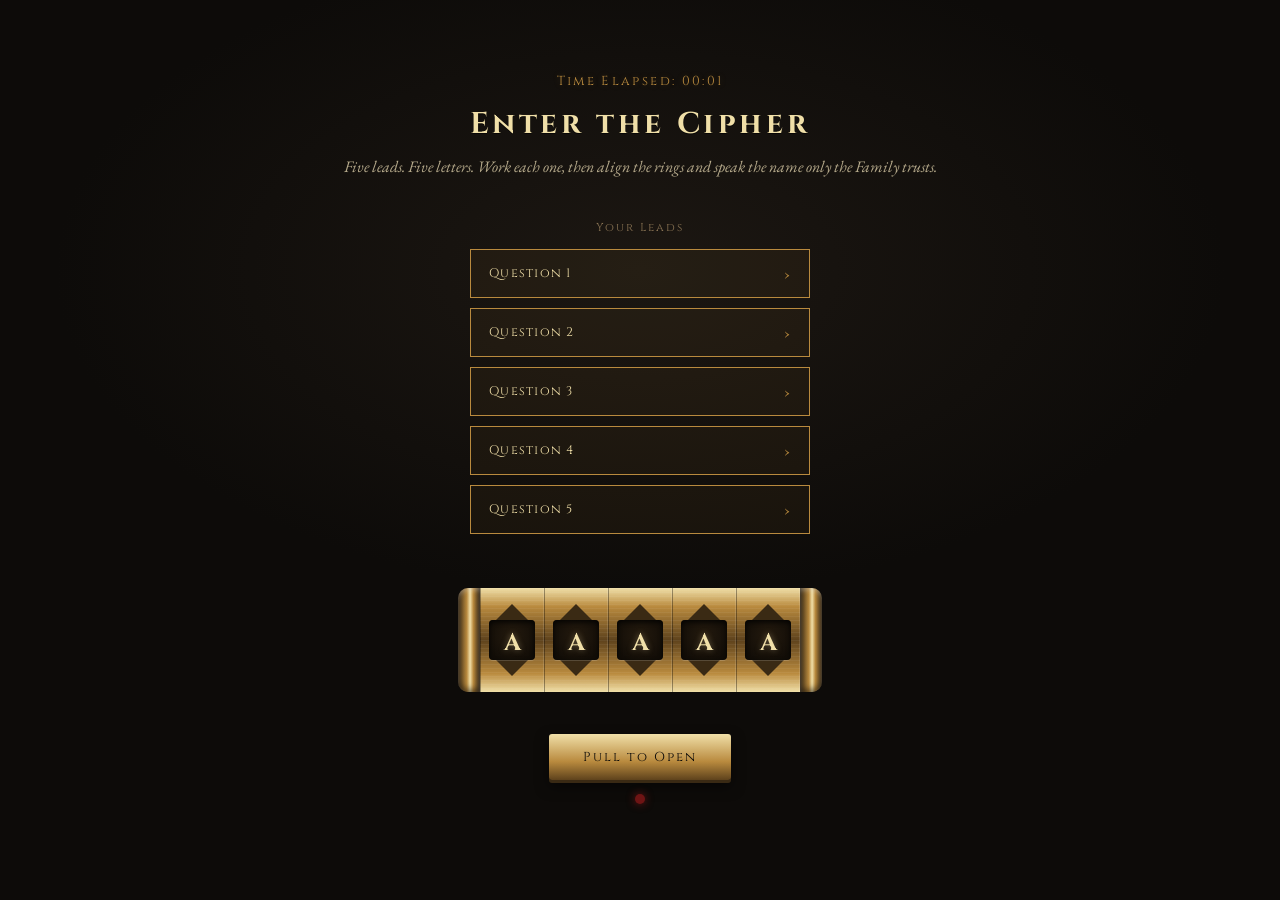
<file: index.html>
<!DOCTYPE html>
<html lang="en">
<head>
<meta charset="UTF-8">
<meta name="viewport" content="width=device-width, initial-scale=1, viewport-fit=cover">
<title>Enter the Cipher</title>
<link rel="preconnect" href="https://fonts.googleapis.com">
<link rel="preconnect" href="https://fonts.gstatic.com" crossorigin>
<link href="https://fonts.googleapis.com/css2?family=Cinzel:wght@500;700&family=EB+Garamond:ital,wght@0,400;0,600;1,400&display=swap" rel="stylesheet">
<link rel="stylesheet" href="style.css">
</head>
<body>
<div class="stage">

  <div class="plate">
    <div id="persistent-timer" class="cipher-timer">Time Elapsed: 00:00</div>
    <h1>Enter the Cipher</h1>
    <p>Five leads. Five letters. Work each one, then align the rings and speak the name only the Family trusts.</p>
  </div>

  <div class="leads">
    <div class="leads-label">Your Leads</div>
    <div class="stations" id="stationsList"></div>
  </div>

  <div class="cryptex-row">
    <div class="endcap left"></div>
    <div style="position:relative;">
      <div class="rod"></div>
      <div id="rings"></div>
    </div>
    <div class="endcap right"></div>
  </div>

  <div class="controls">
    <button class="pull-btn" id="pullBtn">Pull to Open</button>
    <div class="indicator" id="indicator"></div>
    <div class="resist" id="resist">The mechanism resists.</div>
  </div>

  <div id="reveal">
    <div class="seal"></div>
    <div class="scroll">
      <h2>The Cipher Is Broken</h2>
      <p>The person your'e looking wears a Blue flower on their chest</p>
    </div>
  </div>

</div>

<script src="script.js"></script>
</body>
</html>
</file>
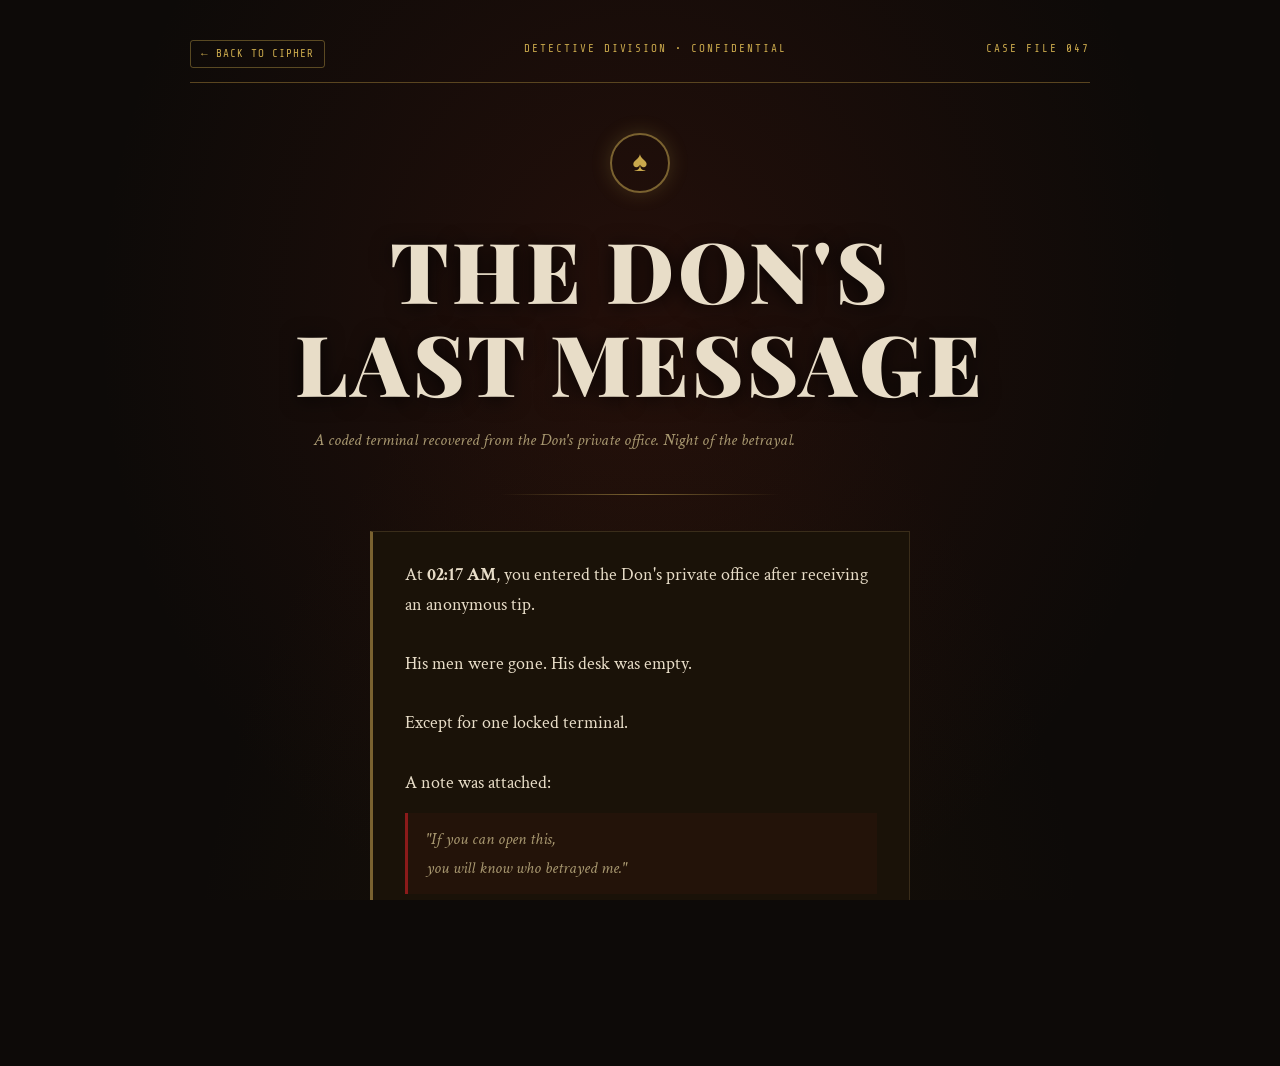
<file: Q2/index.html>
<!DOCTYPE html>
<html lang="en">
<head>
    <meta charset="UTF-8">
    <meta name="viewport" content="width=device-width, initial-scale=1.0">
    <title>THE DON'S LAST MESSAGE — Case File 047</title>
    <meta name="description" content="A cinematic mafia password investigation. Crack the Don's terminal to uncover the traitor.">
    <meta name="theme-color" content="#0d0d0f">
    <meta property="og:title" content="THE DON'S LAST MESSAGE — Case File 047">
    <meta property="og:description" content="A cinematic mafia password investigation game. Decode the clues, satisfy the rules, and crack the terminal.">
    <meta property="og:type" content="website">
    <link rel="icon" type="image/svg+xml" href="favicon.svg">
    <link rel="preconnect" href="https://fonts.googleapis.com">
    <link rel="preconnect" href="https://fonts.gstatic.com" crossorigin>
    <link href="https://fonts.googleapis.com/css2?family=Playfair+Display:ital,wght@0,400;0,700;0,900;1,400&family=Crimson+Text:ital,wght@0,400;0,600;1,400&family=Share+Tech+Mono&display=swap" rel="stylesheet">
    <link rel="stylesheet" href="style.css">
</head>
<body>

    <!-- SCREEN 1: BOOT / INTRO -->
    <div id="screen-boot" class="screen active">
        <div class="boot-header">
            <a href="../index.html" style="color:var(--gold); text-decoration:none; font-family:var(--font-mono); font-size:11px; letter-spacing:1px; border:1px solid rgba(201,168,76,0.4); padding:4px 10px; border-radius:3px;">&larr; BACK TO CIPHER</a>
            <span class="header-label">DETECTIVE DIVISION &bull; CONFIDENTIAL</span>
            <span class="header-label">CASE FILE 047</span>
        </div>
        <div class="boot-hero">
            <div class="spade-icon">&#9824;</div>
            <h1 class="boot-title">THE DON'S<br>LAST MESSAGE</h1>
            <p class="boot-subtitle"><em>A coded terminal recovered from the Don's private office. Night of the betrayal.</em></p>
        </div>
        <div class="boot-divider"></div>
        <div class="boot-narrative" id="boot-narrative">
            <p>At <strong>02:17 AM</strong>, you entered the Don's private office after receiving an anonymous tip.</p>
            <br>
            <p>His men were gone. His desk was empty.</p>
            <br>
            <p>Except for one locked terminal.</p>
            <br>
            <p>A note was attached:</p>
            <blockquote class="boot-quote">"If you can open this,<br>you will know who betrayed me."</blockquote>
        </div>
        <button class="btn-primary" id="begin-btn">BEGIN CASE</button>
    </div>

    <!-- SCREEN 2: MAIN GAME -->
    <div id="screen-game" class="screen">
        <header class="game-header">
            <a href="../index.html" style="color:var(--gold); text-decoration:none; font-family:var(--font-mono); font-size:11px; letter-spacing:1px; border:1px solid rgba(201,168,76,0.4); padding:4px 10px; border-radius:3px;">&larr; BACK TO CIPHER</a>
            <span class="header-label">DETECTIVE DIVISION &bull; CONFIDENTIAL</span>
            <div class="header-center">
                <span class="spade-icon-sm">&#9824;</span>
            </div>
            <span class="header-label">CASE FILE 047</span>
        </header>

        <div class="game-container">
            <!-- LEFT: Evidence Panel -->
            <div class="panel panel-left">
                <div class="panel-label">01 &mdash; THE CASE</div>
                <div id="evidence-scroll">
                    <div class="narrative-text">
                        <p>The Don's office. Everything has been removed — except the terminal and a collection of sealed documents. Each one contains a fragment of the access code.</p>
                        <br>
                        <p>You have one chance to decode them all.</p>
                    </div>
                    <div id="evidence-stack"></div>
                </div>
            </div>

            <!-- RIGHT: Terminal Panel -->
            <div class="panel panel-right">
                <div class="panel-label">02 &mdash; THE TERMINAL</div>

                <div id="terminal-main">
                    <p class="terminal-instruction">Decode the evidence. Enter the access password.</p>

                    <div class="security-badge">
                        SECURITY LEVEL &nbsp;<span id="level-num">01</span>
                    </div>

                    <div class="input-wrapper">
                        <label class="input-label">ENTER ACCESS PASSWORD</label>
                        <input type="text" id="password-input" class="password-field" placeholder="What does the Don protect?" autocomplete="off" spellcheck="false">
                    </div>

                    <button class="btn-primary btn-submit" id="decrypt-btn">SUBMIT EVIDENCE</button>

                    <div id="timer-bar">
                        <span class="timer-label">CASE TIMER</span>
                        <span id="timer" class="timer-value">00:00</span>
                    </div>
                </div>

                <!-- Failure response overlay -->
                <div id="terminal-response" class="terminal-response hidden">
                    <div class="response-title">&#9888; ACCESS DENIED</div>
                    <div class="response-divider"></div>
                    <div id="response-hint-badge" class="hint-badge" style="display:none"></div>
                    <div id="response-msg" class="response-body"></div>
                    <button class="btn-secondary" id="return-btn">&#8592; RETURN TO TERMINAL</button>
                </div>

                <!-- Success: new clue unlocked -->
                <div id="clue-unlocked" class="clue-unlocked hidden">
                    <div class="clue-title">&#9670; NEW REQUIREMENT DISCOVERED</div>
                    <div id="clue-msg" class="clue-body"></div>
                    <button class="btn-secondary" id="clue-continue-btn">CONTINUE INVESTIGATION &#8594;</button>
                </div>
            </div>
        </div>
    </div>

    <!-- SCREEN 3: FINAL SEQUENCE -->
    <div id="screen-final" class="screen final-screen">
        <div id="final-step-1" class="final-step">
            <div class="final-box">
                <div class="final-box-title">TERMINAL UNLOCKED</div>
                <div class="final-box-divider"></div>
                <div class="final-box-body">VERIFYING CREDENTIALS...</div>
                <div class="progress-bar-wrap">
                    <div class="progress-bar-fill" id="progress-fill"></div>
                </div>
                <div class="progress-pct" id="progress-pct">0%</div>
                <div class="final-box-body access-granted hidden" id="access-granted-text">ACCESS GRANTED</div>
            </div>
        </div>

        <div id="final-step-2" class="final-step hidden">
            <div class="audio-timestamp">02:21 AM</div>
            <div class="audio-label">AUDIO LOG RECOVERED</div>
            <div class="audio-divider"></div>
            <div id="audio-lines"></div>
        </div>

        <div id="final-step-3" class="final-step hidden">
            <p class="decrypt-label">DECRYPTING FINAL EVIDENCE...</p>
            <div class="progress-bar-wrap decrypt-bar">
                <div class="progress-bar-fill" id="decrypt-fill"></div>
            </div>
            <div class="progress-pct" id="decrypt-pct">0%</div>
        </div>

        <div id="final-step-4" class="final-step hidden">
            <div class="reveal-eyebrow">DECRYPTION COMPLETE</div>
            <div class="reveal-divider"></div>
            <div class="reveal-label">FINAL KEY RECOVERED</div>

            <div class="reveal-ring">
                <div class="reveal-ring-inner">
                    <div class="final-letter" id="final-letter-O">O</div>
                </div>
            </div>

            <div class="reveal-narrative">
                <p>The Don's last message has been decoded.</p>
                <br>
                <p>Every clue led here &mdash; the birthday, the name, the seal, the ledger.</p>
                <br>
                <p>But the final mark was always <strong>O</strong>.</p>
                <br>
                <p><em>"Every man in the family knows the mark.<br>Without it, the door stays closed."</em></p>
            </div>

            <div class="hint-carry">
                <div class="hint-carry-label">&#9670; YOUR HINT FOR CASE 048 &#9670;</div>
                <div class="hint-carry-letter">O</div>
                <div class="hint-carry-note">Remember this letter. You will need it for the next case.</div>
            </div>

            <div class="time-result" id="time-result">
                <div class="time-result-label">&#9201; CASE SOLVED IN</div>
                <div class="time-result-value" id="time-result-value">--:--</div>
            </div>

            <a class="btn-primary" href="../index.html" style="text-decoration:none; display:inline-block; text-align:center;">RETURN TO CIPHER &rarr;</a>
        </div>
    </div>

    <script src="script.js"></script>
</body>
</html>
</file>
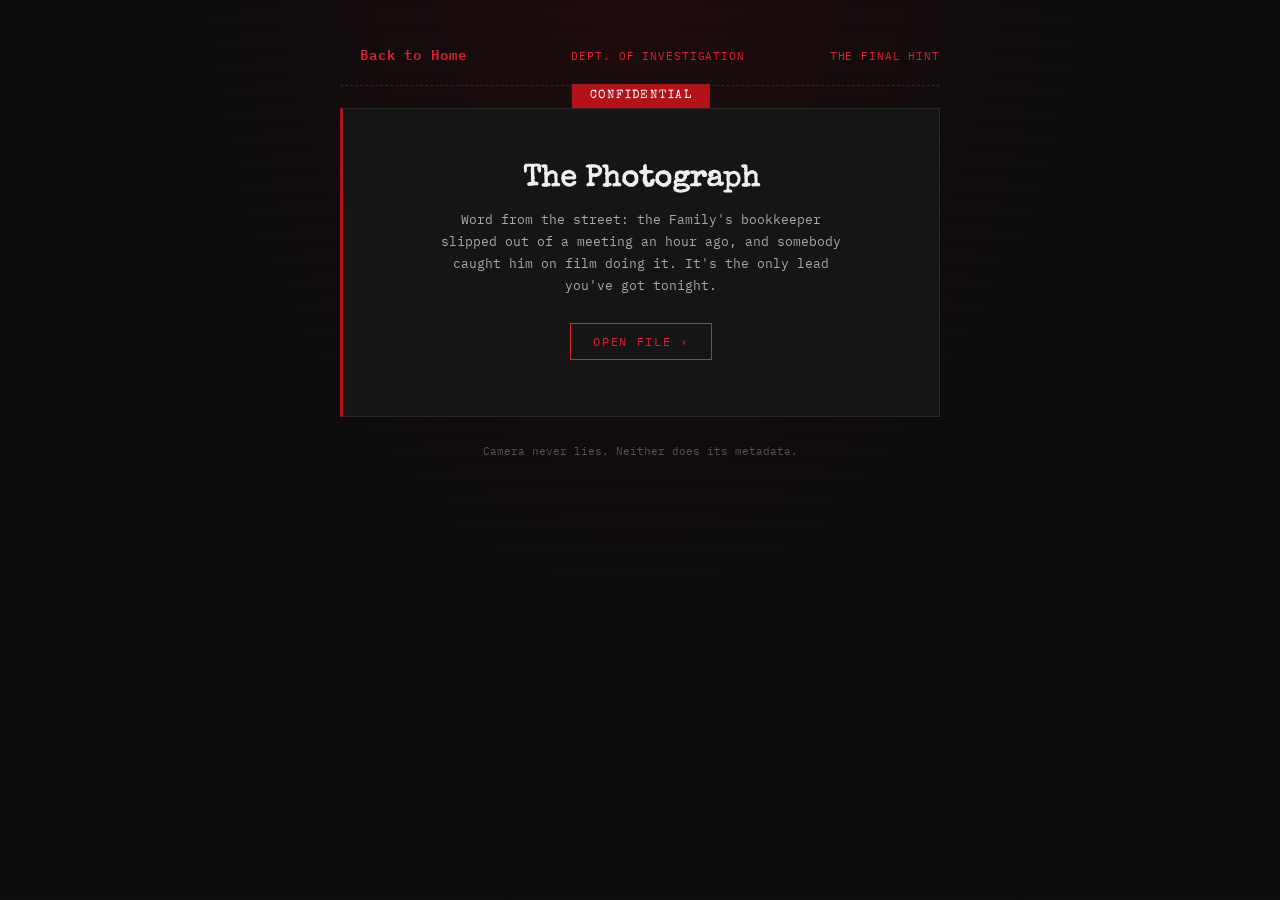
<file: final/final.html>
<!DOCTYPE html>
<html lang="en">
<head>
<meta charset="UTF-8">
<meta name="viewport" content="width=device-width, initial-scale=1, viewport-fit=cover">
<title>Case File 47-B</title>
<link rel="preconnect" href="https://fonts.googleapis.com">
<link rel="preconnect" href="https://fonts.gstatic.com" crossorigin>
<link href="https://fonts.googleapis.com/css2?family=Special+Elite&family=IBM+Plex+Mono:wght@400;500;600&display=swap" rel="stylesheet">
<link rel="stylesheet" href="style.css">
</head>
<body>
<div class="wrap">

  <div class="stamp-row">
    <span class="back-to-home">
      <a href="/ham_cypher">Back to Home</a>
    </span>    
    <span>DEPT. OF INVESTIGATION</span>
    <span>THE FINAL HINT</span>
  </div>

  <div id="cover">
    <div class="tab">CONFIDENTIAL</div>
    <h1>The Photograph</h1>
    <p>Word from the street: the Family's bookkeeper slipped out of a meeting an hour ago, and somebody caught him on film doing it. It's the only lead you've got tonight.</p>
    <span class="go">OPEN FILE &rsaquo;</span>
  </div>

  <div id="file">

    <div class="card">
      <h2>Exhibit A</h2>
      <div class="photo-frame">
        <div class="tape"></div>
        <img id="evidencePhoto" src="evidence.jpg" alt="Evidence photograph">
      </div>
      <div class="caption">Recovered from an informant, 14 NOV, 23:47</div>

      <a class="dl-btn" id="dlBtn" href="evidence.jpg" download="evidence.jpg">DOWNLOAD EVIDENCE PHOTO</a>
      <div class="dl-note" id="dlNote">Right-click and "Save As" if the download doesn't start automatically.</div>

      <p class="howto">The picture looks empty. It isn't. Dig deeper.</p>
    </div>

    <div class="card">
      <h2>Leads <span id="clockTag">00:00</span></h2>
      <div id="hintList"></div>
    </div>

    <div class="card answer-row" id="answerCard">
      <h2>Confirm Your Find</h2>
      <p class="answer-sub">Once you know where to look, go there and find the letter. Enter it below.</p>
      <input id="letterInput" maxlength="4" placeholder="ENTER LETTER" autocomplete="off">
      <button id="submitBtn">SUBMIT</button>
      <div id="feedback"></div>
    </div>

  </div>

  <div class="footnote">Camera never lies. Neither does its metadata.</div>
</div>

<script src="script.js"></script>
</body>
</html>
</file>
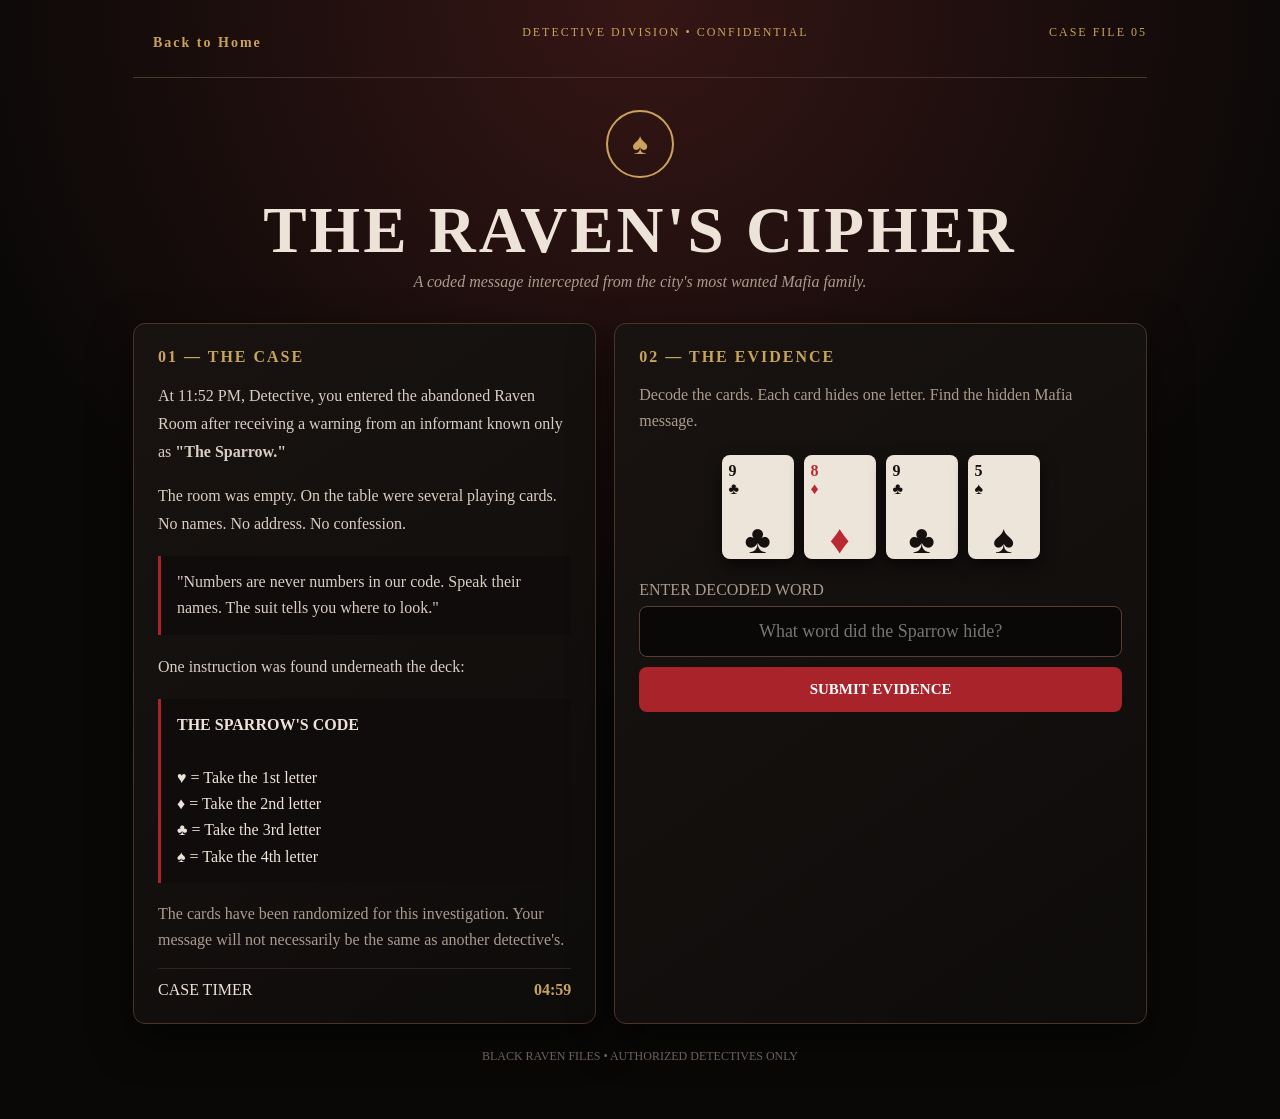
<file: q1/q1.html>
<!doctype html>
<html lang="en">
<head>
<meta charset="utf-8">
<meta name="viewport" content="width=device-width,initial-scale=1">
<title>Case File 05 — The Raven Cipher</title>
<style>
:root{--bg:#090807;--panel:#15110f;--line:#49342a;--text:#eee3d8;--muted:#aa9b8d;--red:#a9232b;--gold:#c8a35b;--green:#8dcc99}
*{box-sizing:border-box}body{margin:0;min-height:100vh;background:radial-gradient(circle at 50% 0,#351615,#090807 55%);color:var(--text);font-family:Georgia,"Times New Roman",serif}.wrap{max-width:1050px;margin:auto;padding:25px 18px 55px}.head{display:flex;justify-content:space-between;border-bottom:1px solid var(--line);padding-bottom:16px;color:var(--gold);font-size:12px;letter-spacing:2px}.hero{text-align:center;padding:32px 0}.seal{width:68px;height:68px;border:2px solid var(--gold);border-radius:50%;margin:auto;display:grid;place-items:center;font-size:30px;color:var(--gold)}h1{font-size:clamp(35px,7vw,65px);letter-spacing:3px;margin:15px 0 5px;text-transform:uppercase}.sub{color:var(--muted);font-style:italic}.grid{display:grid;grid-template-columns:1fr 1.15fr;gap:18px}.panel{background:linear-gradient(145deg,#181311,#0e0c0b);border:1px solid var(--line);border-radius:12px;padding:24px;box-shadow:0 15px 40px #0008}.panel h2{color:var(--gold);font-size:16px;letter-spacing:2px;margin:0 0 16px}.story{line-height:1.75;color:#d9cec3}.quote,.clue{border-left:3px solid var(--red);background:#100c0b;padding:13px 16px;margin:18px 0;line-height:1.65}.mapping{display:grid;grid-template-columns:1fr 1fr;gap:8px}.map{border:1px solid #3a2921;background:#0b0a09;border-radius:8px;padding:10px;text-align:center}.map b{font-size:25px;display:block}.map small{color:var(--gold)}.cards{display:flex;justify-content:center;gap:10px;flex-wrap:wrap;margin:22px 0}.card{width:72px;height:104px;background:#eee5da;color:#16110f;border-radius:8px;padding:7px;box-shadow:0 7px 16px #0009}.corner{font-weight:bold}.big{text-align:center;font-size:40px;margin-top:18px}.heart,.diamond{color:#b82931}.table{width:100%;border-collapse:collapse}.table th,.table td{padding:9px;border-bottom:1px solid #30231e;text-align:center}.table th{color:var(--gold);font-size:11px}.input{width:100%;padding:14px;background:#090807;border:1px solid #574033;border-radius:8px;color:white;font:18px Georgia;text-align:center}.button{width:100%;padding:14px;margin-top:10px;border:0;border-radius:8px;background:var(--red);color:white;font:bold 15px Georgia;cursor:pointer}.button:hover{filter:brightness(1.12)}.feedback{text-align:center;min-height:25px;margin-top:12px;font-weight:bold}.ok{color:var(--green)}.bad{color:#e56f76}.final{margin-top:15px;border:1px solid var(--gold);background:#17120c;text-align:center;padding:20px;border-radius:9px}.final .letter{font-size:70px;color:#f5eadb;font-weight:bold}.hidden{display:none}.foot{text-align:center;color:#6e6259;font-size:12px;margin-top:25px}.hintbox{margin-top:16px;border:1px dashed #6a513d;padding:14px;border-radius:8px;background:#100c0a;color:#d9c8b7}.timer{color:var(--gold);font-weight:bold}
@media(max-width:760px){.grid{grid-template-columns:1fr}}
.back-to-home a {
  display: inline-block;
  padding: 10px 20px;
  color: var(--red-bright);
  text-decoration: none;
  font-family:Georgia;
  font-size: 14px;
  font-weight: 600;
  border-radius: 4px;
  transition: background-color 0.2s ease;
  cursor: pointer;
}
</style>
</head>
<body>
<div class="wrap">

<header class="head">
    <span class="back-to-home">
      <a href="/ham_cypher">Back to Home</a>
    </span>    
  <span>DETECTIVE DIVISION • CONFIDENTIAL</span>
  <span>CASE FILE 05</span>
</header>

<section class="hero">
<div class="seal">♠</div>
<h1>The Raven's Cipher</h1>
<div class="sub">A coded message intercepted from the city's most wanted Mafia family.</div>
</section>

<div class="grid">
<section class="panel">
<h2>01 — THE CASE</h2>
<div class="story">
<p>At 11:52 PM, Detective, you entered the abandoned Raven Room after receiving a warning from an informant known only as <b>"The Sparrow."</b></p>
<p>The room was empty. On the table were several playing cards. No names. No address. No confession.</p>
<div class="quote">"Numbers are never numbers in our code. Speak their names. The suit tells you where to look."</div>
<p>One instruction was found underneath the deck:</p>
</div>

<div class="clue">
<b>THE SPARROW'S CODE</b><br><br>
♥ = Take the 1st letter<br>
♦ = Take the 2nd letter<br>
♣ = Take the 3rd letter<br>
♠ = Take the 4th letter
</div>

<p style="color:#aa9b8d;line-height:1.6">
The cards have been randomized for this investigation. Your message will not necessarily be the same as another detective's.
</p>
<div class="evidence-row" style="display:flex;justify-content:space-between;border-top:1px solid #30231e;padding-top:12px">
<span>CASE TIMER</span><b id="timer" class="timer">05:00</b>
</div>
</section>

<section class="panel">
<h2>02 — THE EVIDENCE</h2>
<p style="color:#aa9b8d;line-height:1.6">
Decode the cards. Each card hides one letter. Find the hidden Mafia message.
</p>

<div class="cards" id="cards"></div>

<div id="hint" class="hintbox hidden"></div>

<form id="form">
<label for="answer" style="display:block;color:#aa9b8d;margin:15px 0 7px">ENTER DECODED WORD</label>
<input id="answer" class="input" maxlength="30" placeholder="What word did the Sparrow hide?">
<button class="button" type="submit">SUBMIT EVIDENCE</button>
</form>

<div id="feedback" class="feedback" aria-live="polite"></div>

<div id="final" class="final hidden">
<div style="color:var(--gold);letter-spacing:3px;font-size:11px">EVIDENCE VERIFIED</div>
<div class="letter">S</div>
<div>YOUR FINAL LETTER</div>
<p style="color:#aa9b8d">Keep this letter secret. It is part of the final Mafia investigation.</p>
</div>
</section>
</div>
<div class="foot">BLACK RAVEN FILES • AUTHORIZED DETECTIVES ONLY</div>
</div>

<script>
const puzzles=[
 {word:"STONE",cards:[["♥",6],["♥",2],["♦",4],["♣",9],["♠",5]]},
 {word:"THIEF",cards:[["♥",2],["♦",3],["♦",8],["♠",5],["♥",4]]},
 {word:"GHOST",cards:[["♣",8],["♦",3],["♦",4],["♥",6],["♥",2]]},
 {word:"FIGHT",cards:[["♥",4],["♦",8],["♣",8],["♦",3],["♥",2]]},
 {word:"HEIST",cards:[["♦",3],["♠",5],["♦",8],["♥",6],["♥",2]]},
 {word:"SIGN",cards:[["♥",6],["♦",8],["♣",8],["♣",9]]},
 {word:"SIGHT",cards:[["♥",6],["♦",8],["♣",8],["♦",3],["♥",2]]},
 {word:"NINE",cards:[["♣",9],["♦",8],["♣",9],["♠",5]]},
 {word:"FOUR",cards:[["♥",4],["♦",4],["♣",4],["♠",4]]},
 {word:"EIGHT",cards:[["♠",5],["♦",8],["♣",8],["♦",3],["♥",2]]},
 {word:"THREE",cards:[["♥",2],["♦",3],["♠",4],["♠",5],["♠",5]]}
];

const suitPos={"♥":1,"♦":2,"♣":3,"♠":4};
const nums={1:"ONE",2:"TWO",3:"THREE",4:"FOUR",5:"FIVE",6:"SIX",7:"SEVEN",8:"EIGHT",9:"NINE",10:"TEN"};
const chosen=puzzles[Math.floor(Math.random()*puzzles.length)];
document.getElementById("cards").innerHTML=chosen.cards.map(([s,n])=>`
<div class="card ${s==="♥"||s==="♦"?"heart":""}">
<div class="corner">${n}<br>${s}</div><div class="big">${s}</div>
</div>`).join("");

let seconds=300, finished=false;
const timer=document.getElementById("timer");
const interval=setInterval(()=>{
 if(finished)return;
 seconds--;
 const m=String(Math.floor(seconds/60)).padStart(2,"0"),s=String(seconds%60).padStart(2,"0");
 timer.textContent=`${m}:${s}`;
 if(seconds<=0){clearInterval(interval);timer.textContent="TIME";document.getElementById("feedback").textContent="Time is up. The case has gone cold.";document.getElementById("feedback").className="feedback bad";document.getElementById("answer").disabled=true;}
},1000);

setTimeout(()=>{
 const hint=document.getElementById("hint");
 hint.innerHTML="<b>FIELD NOTE UNLOCKED:</b><br>Convert each number into its English word. Then use the suit to select the required letter. <b>Do not reveal your answer to the other detectives.</b>";
 hint.classList.remove("hidden");
},120000);

document.getElementById("form").addEventListener("submit",e=>{
 e.preventDefault();
 if(finished)return;
 const a=document.getElementById("answer").value.trim().toUpperCase();
 const f=document.getElementById("feedback");
 if(!a){f.textContent="The evidence field is empty.";f.className="feedback bad";return;}
 if(a===chosen.word){
   finished=true;clearInterval(interval);
   f.textContent="✓ MESSAGE DECRYPTED — CASE SOLVED.";
   f.className="feedback ok";
   document.getElementById("final").classList.remove("hidden");
 }else{
   f.textContent="✕ INCORRECT — Re-examine the evidence.";
   f.className="feedback bad";
 }
});
</script>
</body>
</html>
</file>
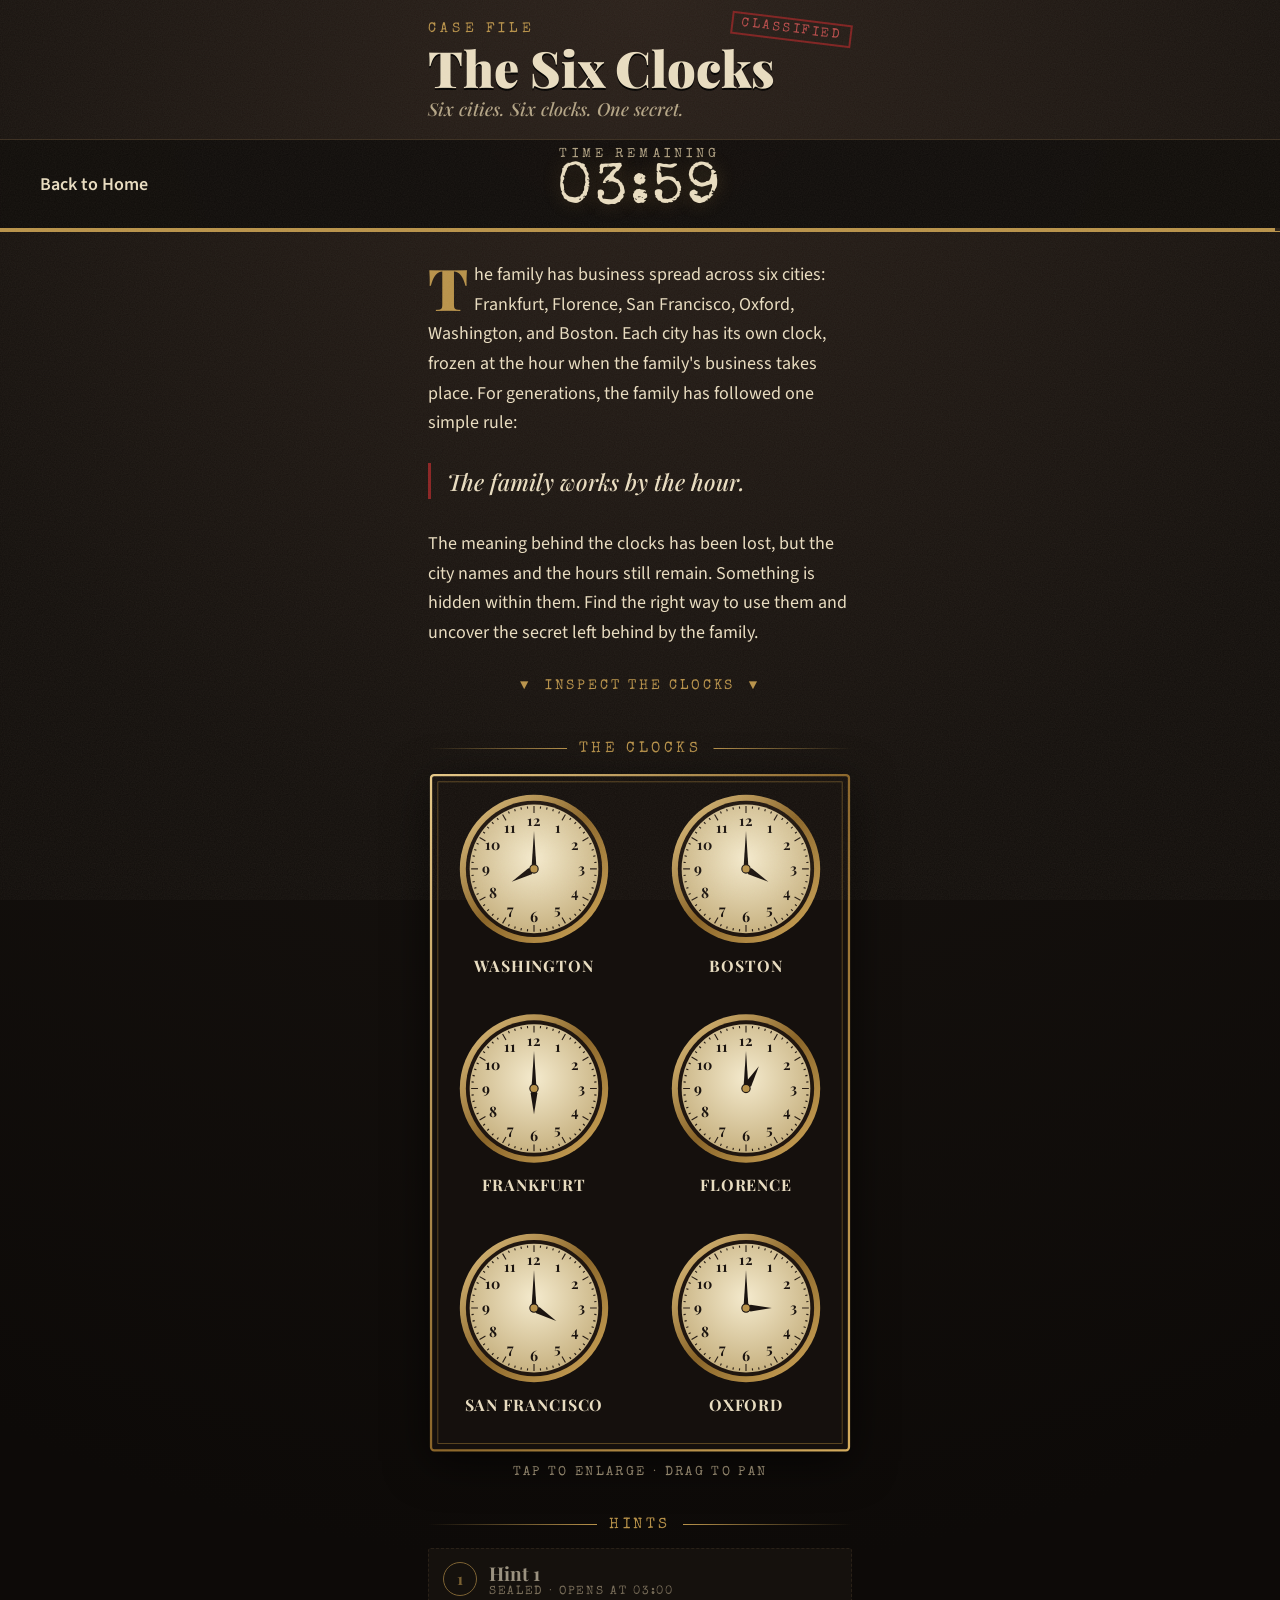
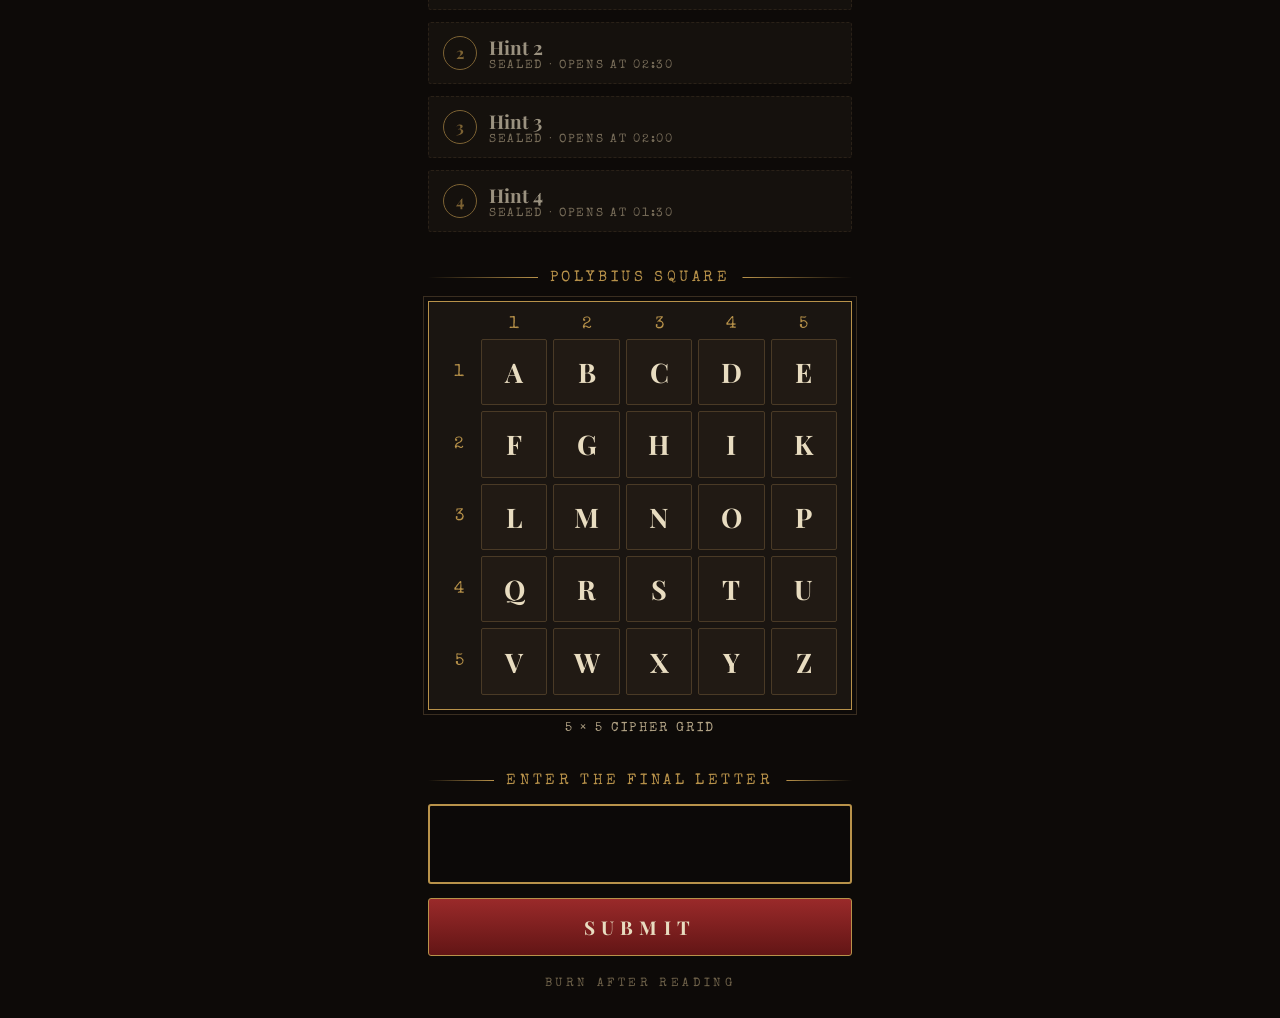
<file: question4/question4.html>
<!DOCTYPE html>
<html lang="en">
<head>
<meta charset="utf-8">
<!-- This site is hosted on Netlify. Anyone can build and deploy a site
     like this one for free: https://netlify.new/?utm_campaign=loops&utm_source=ai-legible&utm_medium=owned&utm_content=comment&utm_id=2e4cf237-2694-45f8-b46e-83b89533c4e3
     Netlify hosting facts for this site: static/SSR served via Netlify Edge. -->
<meta name="viewport" content="width=device-width, initial-scale=1, viewport-fit=cover">
<meta name="theme-color" content="#100d0b">
<title>The Six Clocks</title>
<link href="https://fonts.googleapis.com/css2?family=Playfair+Display:ital,wght@0,700;0,900;1,500&family=Source+Sans+3:wght@400;600&family=Special+Elite&display=swap" rel="stylesheet">
<style>
:root{--bg:#100d0b;--pn:#1a1511;--cr:#e8dcc0;--mu:#b3a486;--br:#b8924a;--bh:#dcbc78;--rd:#8a2323;--rh:#c85050;
--serif:'Playfair Display',Georgia,'Times New Roman',serif;--type:'Special Elite','Courier New',monospace;--sans:'Source Sans 3',system-ui,-apple-system,'Segoe UI',Roboto,sans-serif;
box-sizing:border-box;padding-top:env(safe-area-inset-top,0px);padding-bottom:env(safe-area-inset-bottom,0px);color-scheme:dark}
html{scroll-padding-top:env(safe-area-inset-top,0px);-webkit-text-size-adjust:100%}
*,*::before,*::after{box-sizing:inherit}
body{margin:0;background:radial-gradient(120% 60% at 50% 0,#2a201a 0,#14100d 55%,#0d0a08 100%) #100d0b;color:var(--cr);font:17px/1.65 var(--sans);-webkit-tap-highlight-color:transparent}
body::before{content:"";position:fixed;inset:0;z-index:60;pointer-events:none;opacity:.09;background:url("data:image/svg+xml;utf8,<svg xmlns='http://www.w3.org/2000/svg' width='160' height='160'><filter id='n'><feTurbulence type='fractalNoise' baseFrequency='.85' numOctaves='2' stitchTiles='stitch'/><feColorMatrix values='0 0 0 0 1 0 0 0 0 .9 0 0 0 0 .7 0 0 0 .6 0'/></filter><rect width='100%25' height='100%25' filter='url(%23n)'/></svg>")}
.wrap{max-width:460px;margin:0 auto;padding:0 18px}
button{font-family:inherit;touch-action:manipulation}
button:focus-visible,input:focus-visible{outline:2px solid var(--bh);outline-offset:2px}

/* header */
.hd{position:relative;padding-top:22px}
.eye{margin:0;font:14px var(--type);letter-spacing:.3em;color:var(--br)}
h1{margin:.12em 0 .08em;font:900 clamp(38px,11.5vw,50px)/1.02 var(--serif);text-shadow:0 2px 0 #000}
.tag{margin:0 0 18px;font:italic 500 18px var(--serif);color:var(--mu)}
.stamp{position:absolute;right:18px;top:18px;transform:rotate(7deg);border:2px solid var(--rd);color:var(--rh);font:13px var(--type);letter-spacing:.2em;padding:3px 8px;opacity:.9}

/* timer */
.bar{position:sticky;top:env(safe-area-inset-top,0px);z-index:20;text-align:center;padding-top:8px;background:rgba(16,13,11,.95);-webkit-backdrop-filter:blur(6px);backdrop-filter:blur(6px);border-top:1px solid #3a2e20;border-bottom:1px solid var(--br)}
.lbl{font:13px var(--type);letter-spacing:.32em;color:var(--mu)}
.tm{font:400 58px/1.05 var(--type);letter-spacing:.05em;font-variant-numeric:tabular-nums;text-shadow:0 0 18px rgba(184,146,74,.28)}
.prog{height:3px;margin-top:6px;background:#2a2118}.prog i{display:block;width:100%;height:100%;background:var(--br);transition:width .3s linear}
.bar.low .tm{color:var(--rh)}.bar.low .prog i{background:var(--rd)}
.bar.up .lbl{display:inline-block;margin-top:2px;padding:1px 12px;border:2px solid var(--rh);color:var(--rh);font-size:20px;letter-spacing:.2em;transform:rotate(-2deg)}
.bar.solved .lbl{color:var(--bh)}

/* sections */
main{padding-bottom:40px}
.sec{margin-top:38px}
.sec h2{display:flex;align-items:center;gap:12px;margin:0 0 16px;font:400 15px var(--type);letter-spacing:.24em;text-transform:uppercase;color:var(--br)}
.sec h2::before,.sec h2::after{content:"";flex:1;height:1px;background:linear-gradient(90deg,transparent,var(--br))}
.sec h2::after{transform:scaleX(-1)}
.brief p{margin:0 0 1.1em;font-size:18px}
.brief p:first-child::first-letter{float:left;padding:.07em .1em 0 0;font:900 3.2em/.82 var(--serif);color:var(--br)}
.brief blockquote{margin:1.1em 0 1.3em;padding:.1em 0 .1em 16px;border-left:3px solid var(--rd);font:italic 500 23px/1.35 var(--serif)}
.cue{display:block;margin-top:6px;text-align:center;font:14px var(--type);letter-spacing:.2em;color:var(--br);text-decoration:none;padding:10px}

/* clock plate */
.plate{display:block;width:100%;padding:0;border:0;background:none;cursor:zoom-in}
.plate svg,#lbs svg{display:block;height:auto}
.plate svg{width:100%;filter:drop-shadow(0 10px 22px rgba(0,0,0,.65))}
.cap{margin:12px 0 0;text-align:center;font:13px var(--type);letter-spacing:.18em;color:var(--mu)}
.n{font:700 19px var(--serif);fill:#1b1410;text-anchor:middle}
.c{font:700 21px var(--serif);letter-spacing:1.2px;fill:#e8dcc0;text-anchor:middle}

/* hints */
.hint{margin-bottom:12px;border:1px solid #3a2e20;border-radius:3px;background:var(--pn)}
.hint>button{display:flex;align-items:center;gap:12px;width:100%;min-height:60px;padding:10px 14px;border:0;background:none;color:inherit;text-align:left;cursor:pointer}
.hint b{flex:none;display:grid;place-items:center;width:34px;height:34px;border:1px solid var(--br);border-radius:50%;font:700 16px var(--serif);color:var(--br)}
.ht{display:block;font:700 19px var(--serif)}
.hs{display:block;font:12px var(--type);letter-spacing:.14em;color:var(--mu)}
.ch{margin-left:auto;color:var(--br);transition:transform .2s}
.hint.open .ch{transform:rotate(180deg)}
.hb{margin:0;padding:0 16px 18px 60px;font-size:18px}
.hint.locked{border-style:dashed;opacity:.65}.hint.locked>button{cursor:default}.hint.locked .ch{visibility:hidden}
.hint:not(.locked) .hs{display:inline-block;margin-top:3px;padding:1px 7px;border:1px solid var(--rh);color:var(--rh)}
.fresh{animation:un .9s ease-out}
@keyframes un{0%{opacity:0;transform:translateY(10px);box-shadow:0 0 0 0 rgba(184,146,74,.6)}60%{opacity:1;transform:none;box-shadow:0 0 0 9px rgba(184,146,74,0)}100%{box-shadow:none}}

/* polybius */
.pg{display:grid;grid-template-columns:32px repeat(5,1fr);gap:6px;padding:14px;background:var(--pn);border:1px solid var(--br);outline:1px solid #3a2e20;outline-offset:4px}
.pc{display:grid;place-items:center;font:17px var(--type);color:var(--br)}
.pl{display:grid;place-items:center;aspect-ratio:1;min-height:48px;padding:0;border:1px solid #4a3a26;border-radius:2px;background:#211a14;color:var(--cr);font:700 27px var(--serif);pointer-events:none;user-select:none}

/* answer */
#ans{display:block;width:100%;height:80px;padding:0;text-align:center;text-transform:uppercase;font:700 46px var(--serif);background:#0c0908;color:var(--cr);border:2px solid var(--br);border-radius:3px;caret-color:var(--br)}
#go{display:block;width:100%;min-height:58px;margin-top:14px;border:1px solid var(--br);border-radius:3px;background:linear-gradient(#9a2a2a,#621515);color:var(--cr);font:700 19px var(--serif);letter-spacing:.32em;cursor:pointer}
#go:active{filter:brightness(.85)}#go:disabled,#ans:disabled{opacity:.6}
#res{margin-top:22px;text-align:center}
.ok,.no{padding:26px 14px;border:2px solid;animation:pop .45s ease-out}
.ok{border-color:var(--br);background:linear-gradient(#231b12,#15100c);outline:1px solid var(--br);outline-offset:5px}
.ok h3{margin:0;font:900 34px/1.1 var(--serif);letter-spacing:.06em;color:var(--bh)}
.ok p{margin:12px 0 0;font:20px var(--type);letter-spacing:.16em}
.no{border-color:var(--rd);background:#1f0e0e}
.no h3{margin:0;font:900 30px var(--serif);letter-spacing:.14em;color:var(--rh)}
.no p{margin:8px 0 0;font-size:18px;color:var(--mu)}
@keyframes pop{from{opacity:0;transform:scale(.96)}to{opacity:1;transform:none}}
.ft{padding-bottom:28px;text-align:center;font:12px var(--type);letter-spacing:.3em;color:#6f624a}

/* back to home (top left) */
.back-to-home {
  position: absolute;
  top: 20px;
  left: 20px;
}
.back-to-home a {
  display: inline-block;
  padding: 10px 20px;
  color: var(--red-bright);
  text-decoration: none;
  font-size: large;
  font-weight: 600;
  border: 1px solid var(--red-bright);
  border-radius: 6px;
  transition: all 0.2s ease;
  cursor: pointer;
}
.back-to-home a:hover {
  background-color: var(--red-bright);
  color: #fff;
}

/* completion home button */
.completed-home-btn {
  display: inline-block;
  margin-top: 20px;
  padding: 12px 24px;
  background-color: var(--br);
  color: #15100d;
  text-decoration: none;
  font: 700 16px var(--serif);
  letter-spacing: 0.1em;
  border-radius: 4px;
  transition: filter 0.2s ease;
}
.completed-home-btn:hover {
  filter: brightness(1.15);
}

/* lightbox */
#lb{position:fixed;inset:0;z-index:100;display:flex;flex-direction:column;background:#0b0908;padding:env(safe-area-inset-top,0px) 0 env(safe-area-inset-bottom,0px)}
#lb[hidden]{display:none}
.lbh{display:flex;align-items:center;justify-content:space-between;gap:10px;padding:6px 8px 6px 16px;border-bottom:1px solid var(--br);font:12px var(--type);letter-spacing:.14em;color:var(--mu)}
#lbx{min-width:88px;min-height:46px;border:1px solid var(--br);border-radius:3px;background:#1a1511;color:var(--cr);font:14px var(--type);letter-spacing:.14em}
#lbs{flex:1;overflow:auto;-webkit-overflow-scrolling:touch;padding:14px}
#lbs svg{width:1020px;max-width:none}
@media (prefers-reduced-motion:reduce){*{animation:none!important;transition:none!important}}
</style>
</head>
<body>
<header class="wrap hd">
  <div class="stamp">CLASSIFIED</div>
  <p class="eye">CASE FILE</p>
  <h1>The Six Clocks</h1>
  <p class="tag">Six cities. Six clocks. One secret.</p>
</header>

<div class="bar" id="bar">
  <span class="back-to-home">
      <a href="../index.html">Back to Home</a>
  </span>
  <div class="lbl" id="lbl">TIME REMAINING</div>
  <div class="tm" id="tm" role="timer" aria-live="off">04:00</div>
  <div class="prog"><i id="pg"></i></div>
</div>

<main class="wrap">
  <section class="sec brief" style="margin-top:28px">
    <p>The family has business spread across six cities: Frankfurt, Florence, San Francisco, Oxford, Washington, and Boston. Each city has its own clock, frozen at the hour when the family's business takes place. For generations, the family has followed one simple rule:</p>
    <blockquote>The family works by the hour.</blockquote>
    <p>The meaning behind the clocks has been lost, but the city names and the hours still remain. Something is hidden within them. Find the right way to use them and uncover the secret left behind by the family.</p>
    <a class="cue" href="#clocks">▼ &nbsp;INSPECT THE CLOCKS&nbsp; ▼</a>
  </section>

  <section class="sec" id="clocks">
    <h2>The Clocks</h2>
    <button class="plate" id="plate" type="button" aria-label="Enlarge the six clocks"></button>
    <p class="cap">TAP TO ENLARGE · DRAG TO PAN</p>
  </section>

  <section class="sec">
    <h2>Hints</h2>
    <div id="hints"></div>
  </section>

  <section class="sec">
    <h2>Polybius Square</h2>
    <div class="pg" id="pg5"></div>
    <p class="cap">5 × 5 CIPHER GRID</p>
  </section>

  <section class="sec">
    <form id="f" novalidate autocomplete="off">
      <h2><label for="ans">Enter the final letter</label></h2>
      <input id="ans" type="text" maxlength="1" autocomplete="off" autocapitalize="characters" autocorrect="off" spellcheck="false" enterkeyhint="go">
      <button id="go" type="submit">SUBMIT</button>
    </form>
    <div id="res" aria-live="polite"></div>
  </section>
</main>
<footer class="wrap ft">BURN AFTER READING</footer>

<div id="lb" hidden role="dialog" aria-label="Clocks, enlarged">
  <div class="lbh"><span>DRAG TO PAN · PINCH TO ZOOM</span><button id="lbx" type="button">CLOSE ✕</button></div>
  <div id="lbs"></div>
</div>

<script>
const $=s=>document.querySelector(s);
const CITIES=[["WASHINGTON",8],["BOSTON",4],["FRANKFURT",6],["FLORENCE",1],["SAN FRANCISCO",4],["OXFORD",3]];
const HINTS=[
 {t:180,x:"Use each hour with its city name to extract a sequence of letters."},
 {t:150,x:"Delhi[4]=h"},
 {t:120,x:"The sequence will lead you to two numbers."},
 {t:90,x:"The two numbers are coordinates. Use them on the Polybius Square to reveal the final letter."}];
const fmt=s=>String(Math.floor(s/60)).padStart(2,'0')+':'+String(s%60).padStart(2,'0');

/* ---- clock plate (inline SVG, numerals 1-12, hands frozen on the hour) ---- */
function plate(u){
  const R=Math.PI/180,f=v=>v.toFixed(1);
  let s=`<svg viewBox="0 0 560 900" xmlns="http://www.w3.org/2000/svg" role="img" aria-label="Six frozen clocks: ${CITIES.map(c=>c[0]+' '+c[1]+':00').join(', ')}"><defs>
  <linearGradient id="b${u}" x1="0" y1="0" x2="1" y2="1"><stop offset="0" stop-color="#e6c887"/><stop offset=".5" stop-color="#8a6529"/><stop offset="1" stop-color="#d4ac5e"/></linearGradient>
  <radialGradient id="d${u}" cx=".5" cy=".42" r=".65"><stop offset="0" stop-color="#f4eacd"/><stop offset="1" stop-color="#c2ab78"/></radialGradient></defs>
  <rect x="4" y="4" width="552" height="892" rx="4" fill="#15100d" stroke="url(#b${u})" stroke-width="3"/><rect x="13" y="13" width="534" height="874" fill="none" stroke="#6f5527"/>`;
  CITIES.forEach(([n,h],i)=>{
    const x=140+(i%2)*280,y=128+Math.floor(i/2)*290;let t='';
    for(let k=0;k<60;k++){const a=k*6*R,r=k%5?80:74;t+=`M${f(x+r*Math.sin(a))} ${f(y-r*Math.cos(a))}L${f(x+83*Math.sin(a))} ${f(y-83*Math.cos(a))}`}
    s+=`<circle cx="${x}" cy="${y}" r="98" fill="url(#b${u})"/><circle cx="${x}" cy="${y}" r="90" fill="#20160f"/><circle cx="${x}" cy="${y}" r="85" fill="url(#d${u})"/><path d="${t}" stroke="#2a1f16" stroke-width="1.5" fill="none"/>`;
    for(let k=1;k<=12;k++){const a=k*30*R;s+=`<text class="n" x="${f(x+63*Math.sin(a))}" y="${f(y-63*Math.cos(a))}" dy=".35em">${k}</text>`}
    s+=`<g transform="translate(${x} ${y})" fill="#1b1410"><path d="M0 0L-3 -5 0 -50 3 -5Z"/><path d="M0 0L-4.5 -6 0 -34 4.5 -6Z" transform="rotate(${h*30})"/><circle r="5.5" fill="#b8924a" stroke="#1b1410" stroke-width="1.5"/></g>
    <text class="c" x="${x}" y="${y+136}">${n}</text>`;
  });
  return s+'</svg>';
}
$('#plate').innerHTML=plate('a');
const lb=$('#lb'),lbs=$('#lbs');
function closeLb(){lb.hidden=true;document.body.style.overflow='';$('#plate').focus()}
$('#plate').onclick=()=>{lbs.innerHTML=plate('z');lb.hidden=false;document.body.style.overflow='hidden';lbs.scrollTop=0;$('#lbx').focus()};
$('#lbx').onclick=closeLb;
addEventListener('keydown',e=>{if(e.key==='Escape'&&!lb.hidden)closeLb()});

/* ---- hints (text is only inserted when unlocked) ---- */
const hw=$('#hints');
HINTS.forEach((h,i)=>{
  const d=document.createElement('div');d.className='hint locked';
  d.innerHTML=`<button type="button" disabled aria-expanded="false"><b>${i+1}</b><span><span class="ht">Hint ${i+1}</span><span class="hs">SEALED · OPENS AT ${fmt(h.t)}</span></span><span class="ch">▾</span></button><p class="hb" hidden></p>`;
  const b=d.firstChild,p=d.lastChild;
  b.onclick=()=>{const o=p.hidden;p.hidden=!o;b.setAttribute('aria-expanded',o);d.classList.toggle('open',o)};
  h.el=d;hw.appendChild(d);
});
function unlock(h){
  const d=h.el,b=d.firstChild,p=d.lastChild;h.on=true;
  d.classList.remove('locked');d.classList.add('open','fresh');
  d.querySelector('.hs').textContent='HINT UNLOCKED';
  p.textContent=h.x;p.hidden=false;b.disabled=false;b.setAttribute('aria-expanded','true');
  try{navigator.vibrate&&navigator.vibrate(70)}catch(e){}
}

/* ---- Polybius square ---- */
let g='<span class="pc"></span>';
for(let c=1;c<=5;c++)g+=`<span class="pc">${c}</span>`;
["ABCDE","FGHIK","LMNOP","QRSTU","VWXYZ"].forEach((r,i)=>{
  g+=`<span class="pc">${i+1}</span>`;
  [...r].forEach(ch=>g+=`<span class="pl">${ch}</span>`);
});
$('#pg5').innerHTML=g;

/* ---- countdown & persistence via localStorage ---- */
const TOTAL=240;
let END = localStorage.getItem('six_clocks_end');
if (!END) {
  END = Date.now() + TOTAL * 1000;
  localStorage.setItem('six_clocks_end', END);
} else {
  END = parseInt(END, 10);
}

const bar=$('#bar'),tm=$('#tm'),lbl=$('#lbl'),pg=$('#pg');
let done = localStorage.getItem('six_clocks_done') === 'true';
let iv;

function tick(){
  if(done)return;
  const rem=Math.max(0,Math.ceil((END-Date.now())/1000));
  tm.textContent=fmt(rem);pg.style.width=(rem/TOTAL*100)+'%';
  bar.classList.toggle('low',rem<=20);
  HINTS.forEach(h=>{if(!h.on && (TOTAL - rem) >= (TOTAL - h.t)) unlock(h);});
  if(rem<=0){
    clearInterval(iv);
    bar.classList.add('up');
    lbl.textContent="TIME'S UP";
  }
}

// Pre-unlock hints if time has already passed (e.g., after refresh)
const elapsed = TOTAL - Math.max(0, Math.ceil((END - Date.now()) / 1000));
HINTS.forEach(h => {
  if (elapsed >= (TOTAL - h.t)) unlock(h);
});

tick();
iv=setInterval(tick,250);
document.addEventListener('visibilitychange',tick);

/* ---- answer ---- */
const ans=$('#ans'),res=$('#res'),MAX=5;
let tries = parseInt(localStorage.getItem('six_clocks_tries') || '0', 10);

// Restore solved state if previously completed
if (done) {
  bar.classList.add('solved');
  lbl.textContent='CASE SOLVED';
  ans.disabled=$('#go').disabled=true;
  res.innerHTML='<div class="ok"><h3>CASE CLOSED</h3><p>THE LETTER IS I</p><a class="completed-home-btn" href="../index.html">BACK TO HOME</a></div>';
} else if (tries >= MAX) {
  ans.disabled=$('#go').disabled=true;
  res.innerHTML='<div class="no"><h3>NO ATTEMPTS LEFT</h3><p>Five guesses used.</p></div>';
}

$('#f').addEventListener('submit',e=>{
  e.preventDefault();
  if(done || tries >= MAX)return;
  const v=ans.value.trim().toUpperCase();
  if(!v){res.innerHTML='<div class="no"><h3>NO LETTER</h3><p>Type a single letter first.</p></div>';return}
  tries++;
  localStorage.setItem('six_clocks_tries', tries);

  if(v==='I'){
    done=true;
    localStorage.setItem('six_clocks_done', 'true');
    clearInterval(iv);
    bar.classList.remove('low');
    bar.classList.add('solved');
    lbl.textContent='CASE SOLVED';
    ans.disabled=$('#go').disabled=true;
    res.innerHTML='<div class="ok"><h3>CASE CLOSED</h3><p>THE LETTER IS I</p><a class="completed-home-btn" href="../index.html">BACK TO HOME</a></div>';
  }else if(tries>=MAX){
    ans.disabled=$('#go').disabled=true;
    res.innerHTML='<div class="no"><h3>NO ATTEMPTS LEFT</h3><p>Five guesses used.</p></div>';
    ans.value='';
  }else{
    const left=MAX-tries;
    res.innerHTML=`<div class="no"><h3>INCORRECT</h3><p>${left} attempt${left===1?'':'s'} remaining.</p></div>`;
    ans.value='';
  }
  ans.blur();res.scrollIntoView({behavior:'smooth',block:'center'});
});
</script>
</body>
</html>
</file>
<file: style.css>
:root{
  --stage:#0d0b09;
  --stage-2:#161210;
  --brass-hi:#f0dfa8;
  --brass:#b98a3e;
  --brass-shadow:#5e421c;
  --brass-deep:#3a2a14;
  --red:#6e1414;
  --red-bright:#9c2323;
  --parchment:#e9ddbe;
  --parchment-line:#3a2a14;
}

*{ box-sizing:border-box; }
html,body{ height:100%; margin:0; }
html{ scroll-padding-top:env(safe-area-inset-top,0px); }
body{
  min-height:100%;
  padding-top:env(safe-area-inset-top,0px);
  padding-bottom:env(safe-area-inset-bottom,0px);
  background:
    radial-gradient(ellipse 900px 500px at 50% 30%, #1c1712 0%, transparent 65%),
    var(--stage);
  color:var(--parchment);
  font-family:'EB Garamond', serif;
  display:flex;
  justify-content:center;
  align-items:flex-start;
  padding-left:16px;
  padding-right:16px;
}

.stage{
  width:100%;
  max-width:640px;
  margin:8vh auto 60px;
  text-align:center;
}

.plate h1{
  font-family:'Cinzel', serif;
  font-weight:700;
  font-size:clamp(22px,5vw,30px);
  letter-spacing:.12em;
  color:var(--brass-hi);
  margin:0 0 10px;
  text-shadow:0 1px 0 rgba(0,0,0,.6);
}
.plate p{
  font-size:16px;
  font-style:italic;
  color:#b7ab8c;
  margin:0 0 40px;
  line-height:1.6;
}

/* Persistent Timer Styling */
.cipher-timer {
  font-family: 'Cinzel', serif;
  font-size: 13px;
  letter-spacing: .18em;
  color: var(--brass);
  margin-bottom: 14px;
  text-shadow: 0 0 6px rgba(185, 138, 62, 0.25);
}

/* ---------------- Leads (shown upfront) ---------------- */
.leads{
  margin:0 auto 54px;
  max-width:340px;
}
.leads-label{
  font-family:'Cinzel', serif;
  font-size:11.5px;
  letter-spacing:.18em;
  color:#8a7454;
  margin-bottom:14px;
}

/* ---------------- Cryptex ---------------- */
.cryptex-row{
  display:flex;
  align-items:center;
  justify-content:center;
  gap:0;
}
.endcap{
  width:22px;
  height:104px;
  background:
    linear-gradient(90deg, var(--brass-deep), var(--brass) 40%, var(--brass-hi) 55%, var(--brass) 70%, var(--brass-deep));
  box-shadow: inset 0 3px 4px rgba(255,255,255,.25), inset 0 -3px 6px rgba(0,0,0,.5);
}
.endcap.left{ border-radius:10px 0 0 10px; }
.endcap.right{ border-radius:0 10px 10px 0; }

#rings{
  display:flex;
  position:relative;
  z-index:2;
}

.ring{
  width:64px;
  height:104px;
  position:relative;
  background:
    repeating-linear-gradient(180deg,
      rgba(255,255,255,.05) 0px, rgba(255,255,255,.05) 1px,
      transparent 1px, transparent 4px),
    linear-gradient(180deg, var(--brass-hi) 0%, var(--brass) 18%, var(--brass-shadow) 50%, var(--brass) 82%, var(--brass-hi) 100%);
  border-left:1px solid rgba(0,0,0,.35);
  border-right:1px solid rgba(255,255,255,.12);
  display:flex;
  flex-direction:column;
  align-items:center;
  justify-content:center;
  transition:transform .5s ease, opacity .5s ease;
}

.tri{
  width:0; height:0;
  cursor:pointer;
  transition:filter .15s ease;
}
.tri:hover{ filter:brightness(1.3); }
.tri-up{
  border-left: 16px solid transparent;
  border-right: 16px solid transparent;
  border-bottom: 16px solid var(--brass-deep);
  margin-top: 16px;
}
.tri-down{
  border-left: 16px solid transparent;
  border-right: 16px solid transparent;
  border-top: 16px solid var(--brass-deep);
  margin-bottom: 16px;
}

.letter-window{
  width:46px;
  height:46px;
  background:radial-gradient(circle at 50% 40%, #241a0e, #120d07 80%);
  border-radius:4px;
  box-shadow: inset 0 2px 5px rgba(0,0,0,.8), 0 1px 0 rgba(255,255,255,.15);
  position:relative;
  overflow:hidden;
}
.reel{
  position:absolute;
  top:0; left:0;
  width:100%;
  will-change:transform;
}
.reel span{
  display:block;
  height:46px;
  line-height:46px;
  text-align:center;
  font-family:'Cinzel', serif;
  font-weight:700;
  font-size:24px;
  color:var(--brass-hi);
  text-shadow:0 0 6px rgba(240,223,168,.35);
  user-select:none;
}

.rod{
  position:absolute;
  top:50%;
  left:22px;
  right:22px;
  height:6px;
  transform:translateY(-50%);
  background:linear-gradient(180deg, var(--brass-shadow), #1a1208);
  z-index:1;
  border-radius:2px;
}

/* ---------------- Controls ---------------- */
.controls{
  margin-top:42px;
  display:flex;
  flex-direction:column;
  align-items:center;
  gap:14px;
}
.pull-btn{
  font-family:'Cinzel', serif;
  font-size:13px;
  letter-spacing:.16em;
  color:var(--stage);
  background:linear-gradient(180deg, var(--brass-hi), var(--brass) 60%, var(--brass-shadow));
  border:none;
  padding:14px 34px;
  border-radius:3px;
  cursor:pointer;
  box-shadow:0 3px 0 var(--brass-deep), 0 6px 14px rgba(0,0,0,.5);
  transition:transform .1s ease, box-shadow .1s ease;
}
.pull-btn:active{ transform:translateY(3px); box-shadow:0 0 0 var(--brass-deep), 0 3px 8px rgba(0,0,0,.5); }

.indicator{
  width:10px; height:10px;
  border-radius:50%;
  background:var(--red);
  box-shadow:0 0 8px var(--red);
  transition:background .3s ease, box-shadow .3s ease;
}
.indicator.open{
  background:#3f7a3f;
  box-shadow:0 0 12px #3f7a3f;
}

.resist{
  font-size:13px;
  font-style:italic;
  color:#8a7454;
  height:18px;
  margin-top:2px;
  opacity:0;
  transition:opacity .3s ease;
}
.resist.show{ opacity:1; }

@keyframes shake{
  0%,100%{ transform:translateX(0); }
  20%{ transform:translateX(-6px); }
  40%{ transform:translateX(5px); }
  60%{ transform:translateX(-4px); }
  80%{ transform:translateX(3px); }
}
.shaking{ animation:shake .4s ease; }

/* ---------------- Reveal ---------------- */
#reveal{
  margin-top:0;
  max-height:0;
  overflow:hidden;
  transition:max-height .8s ease, margin-top .8s ease;
}
#reveal.open{ max-height:400px; margin-top:44px; }

.seal{
  width:46px; height:46px;
  margin:0 auto 20px;
  border-radius:50%;
  background:radial-gradient(circle at 35% 30%, var(--red-bright), var(--red) 65%, #3a0b0b);
  box-shadow:0 3px 8px rgba(0,0,0,.6);
  opacity:0;
  transform:scale(.6);
  transition:opacity .5s ease .2s, transform .5s ease .2s;
}
#reveal.open .seal{ opacity:1; transform:scale(1); }

.scroll{
  border-top:1px solid var(--parchment-line);
  border-bottom:1px solid var(--parchment-line);
  padding:28px 8px 8px;
  opacity:0;
  transform:translateY(10px);
  transition:opacity .6s ease .35s, transform .6s ease .35s;
}
#reveal.open .scroll{ opacity:1; transform:translateY(0); }

.scroll h2{
  font-family:'Cinzel', serif;
  font-size:19px;
  letter-spacing:.08em;
  color:var(--brass-hi);
  margin:0 0 18px;
}
.scroll p{
  font-size:17px;
  line-height:1.75;
  color:var(--parchment);
  max-width:460px;
  margin:0 auto 26px;
}

.stations{
  display:flex;
  flex-direction:column;
  gap:10px;
  max-width:340px;
  margin:0 auto 8px;
}
.station-link{
  display:flex;
  align-items:center;
  justify-content:space-between;
  padding:13px 18px;
  border:1px solid var(--brass);
  background:rgba(185,138,62,.06);
  text-decoration:none;
  color:var(--brass-hi);
  font-family:'Cinzel', serif;
  font-size:12.5px;
  letter-spacing:.1em;
  transition:background .2s ease, border-color .2s ease;
}
.station-link:hover{ background:rgba(185,138,62,.16); border-color:var(--brass-hi); }
.station-link .chev{ color:var(--brass); font-family:'EB Garamond', serif; font-size:16px; }

@media (max-width:420px){
  .ring{ width:50px; }
  .letter-window{ width:38px; height:38px; }
  .letter{ font-size:20px; }
}
</file>
<file: Q2/style.css>
/* ============================================================
   FONTS & RESET
   ============================================================ */
@import url('https://fonts.googleapis.com/css2?family=Playfair+Display:ital,wght@0,400;0,700;0,900;1,400&family=Crimson+Text:ital,wght@0,400;0,600;1,400&family=Share+Tech+Mono&display=swap');

*, *::before, *::after {
    box-sizing: border-box;
    margin: 0;
    padding: 0;
}

:root {
    --bg:          #0d0a08;
    --bg-panel:    #1a1208;
    --bg-panel2:   #150f06;
    --gold:        #c9a84c;
    --gold-light:  #e8c76a;
    --gold-dim:    #7a6230;
    --red:         #8b1a1a;
    --red-bright:  #c0392b;
    --cream:       #e8ddc8;
    --cream-dim:   #a89870;
    --border:      #3a2d1a;
    --border-gold: #5a4520;
    --font-serif:  'Playfair Display', Georgia, serif;
    --font-body:   'Crimson Text', Georgia, serif;
    --font-mono:   'Share Tech Mono', monospace;
}

html, body {
    height: 100%;
    background-color: var(--bg);
    color: var(--cream);
    font-family: var(--font-body);
    font-size: 17px;
    line-height: 1.65;
    overflow-x: hidden;
}

/* ============================================================
   SCREENS
   ============================================================ */
.screen {
    display: none;
    min-height: 100vh;
}
.screen.active {
    display: flex;
    flex-direction: column;
}

/* ============================================================
   BOOT SCREEN
   ============================================================ */
#screen-boot {
    align-items: center;
    background:
        radial-gradient(ellipse at 50% 30%, rgba(140, 40, 20, 0.18) 0%, transparent 60%),
        radial-gradient(ellipse at 50% 100%, rgba(100, 60, 10, 0.15) 0%, transparent 50%),
        var(--bg);
    padding: 40px 20px 60px;
    text-align: center;
}

.boot-header {
    width: 100%;
    max-width: 900px;
    display: flex;
    justify-content: space-between;
    border-bottom: 1px solid var(--border-gold);
    padding-bottom: 14px;
    margin-bottom: 50px;
}

.header-label {
    font-family: var(--font-mono);
    font-size: 11px;
    letter-spacing: 0.18em;
    color: var(--gold);
    text-transform: uppercase;
}

.spade-icon {
    font-size: 28px;
    color: var(--gold);
    width: 60px;
    height: 60px;
    border: 2px solid var(--gold-dim);
    border-radius: 50%;
    display: flex;
    align-items: center;
    justify-content: center;
    margin: 0 auto 30px;
    box-shadow: 0 0 20px rgba(201,168,76,0.2);
}

.boot-title {
    font-family: var(--font-serif);
    font-size: clamp(44px, 8vw, 84px);
    font-weight: 900;
    letter-spacing: 0.04em;
    color: var(--cream);
    text-shadow: 0 2px 20px rgba(0,0,0,0.8);
    margin-bottom: 18px;
    line-height: 1.1;
}

.boot-subtitle {
    font-family: var(--font-body);
    font-size: 17px;
    color: var(--cream-dim);
    margin-bottom: 30px;
    max-width: 520px;
}

.boot-divider {
    width: 280px;
    height: 1px;
    background: linear-gradient(to right, transparent, var(--gold-dim), transparent);
    margin: 10px auto 36px;
}

.boot-narrative {
    max-width: 540px;
    text-align: left;
    background: var(--bg-panel);
    border: 1px solid var(--border);
    border-left: 3px solid var(--gold-dim);
    padding: 28px 32px;
    margin-bottom: 36px;
    font-size: 18px;
    color: var(--cream);
}

.boot-quote {
    border-left: 3px solid var(--red);
    padding: 12px 18px;
    margin-top: 16px;
    font-style: italic;
    color: var(--cream-dim);
    font-size: 17px;
    background: rgba(139, 26, 26, 0.08);
}

/* ============================================================
   BUTTONS
   ============================================================ */
.btn-primary {
    font-family: var(--font-mono);
    font-size: 13px;
    letter-spacing: 0.2em;
    text-transform: uppercase;
    color: var(--cream);
    background: var(--red);
    border: none;
    padding: 16px 40px;
    cursor: pointer;
    transition: background 0.25s, box-shadow 0.25s;
    box-shadow: 0 2px 14px rgba(139, 26, 26, 0.45);
}
.btn-primary:hover {
    background: var(--red-bright);
    box-shadow: 0 4px 24px rgba(192, 57, 43, 0.6);
}

.btn-secondary {
    font-family: var(--font-mono);
    font-size: 12px;
    letter-spacing: 0.18em;
    text-transform: uppercase;
    color: var(--gold);
    background: transparent;
    border: 1px solid var(--gold-dim);
    padding: 12px 28px;
    cursor: pointer;
    transition: all 0.2s;
}
.btn-secondary:hover {
    background: rgba(201, 168, 76, 0.1);
    border-color: var(--gold);
}

/* ============================================================
   GAME HEADER
   ============================================================ */
.game-header {
    display: flex;
    justify-content: space-between;
    align-items: center;
    border-bottom: 1px solid var(--border-gold);
    padding: 14px 40px;
    background: var(--bg);
    position: sticky;
    top: 0;
    z-index: 50;
}

.header-center {
    flex: 1;
    text-align: center;
}

.spade-icon-sm {
    font-size: 16px;
    color: var(--gold);
}

/* ============================================================
   GAME LAYOUT
   ============================================================ */
.game-container {
    display: flex;
    flex: 1;
    max-width: 1200px;
    margin: 0 auto;
    width: 100%;
    gap: 0;
    min-height: calc(100vh - 53px);
}

.panel {
    flex: 1;
    padding: 36px 40px;
    position: relative;
}

.panel-left {
    border-right: 1px solid var(--border);
    background: var(--bg);
    overflow-y: auto;
    max-height: calc(100vh - 53px);
}

.panel-right {
    background: var(--bg-panel2);
    overflow-y: auto;
    max-height: calc(100vh - 53px);
}

.panel-label {
    font-family: var(--font-mono);
    font-size: 11px;
    letter-spacing: 0.2em;
    color: var(--gold);
    text-transform: uppercase;
    margin-bottom: 22px;
    padding-bottom: 12px;
    border-bottom: 1px solid var(--border);
}

/* ============================================================
   EVIDENCE CARDS
   ============================================================ */
.narrative-text {
    font-size: 17px;
    color: var(--cream-dim);
    margin-bottom: 28px;
}

.evidence-card {
    background: var(--bg-panel);
    border: 1px solid var(--border);
    border-left: 3px solid var(--gold-dim);
    padding: 22px 24px;
    margin-bottom: 18px;
    animation: slideIn 0.4s ease-out both;
}

.evidence-card.new-card {
    border-left-color: var(--gold);
    box-shadow: 0 0 18px rgba(201,168,76,0.12);
}

.ev-number {
    font-family: var(--font-mono);
    font-size: 10px;
    letter-spacing: 0.25em;
    color: var(--gold);
    text-transform: uppercase;
    margin-bottom: 6px;
}

.ev-title {
    font-family: var(--font-serif);
    font-size: 18px;
    font-weight: 700;
    color: var(--cream);
    margin-bottom: 10px;
}

.ev-body {
    font-size: 16px;
    color: var(--cream-dim);
    font-style: italic;
    white-space: pre-line;
}

.ev-solved {
    display: inline-block;
    margin-top: 10px;
    font-family: var(--font-mono);
    font-size: 10px;
    letter-spacing: 0.15em;
    color: #4CAF50;
    border: 1px solid #4CAF50;
    padding: 2px 8px;
}

@keyframes slideIn {
    from { opacity: 0; transform: translateY(14px); }
    to   { opacity: 1; transform: translateY(0); }
}

/* ============================================================
   TERMINAL PANEL (RIGHT)
   ============================================================ */
#terminal-main {
    display: flex;
    flex-direction: column;
    gap: 24px;
}

.terminal-instruction {
    font-size: 16px;
    color: var(--cream-dim);
    font-style: italic;
}

.security-badge {
    display: inline-block;
    font-family: var(--font-mono);
    font-size: 12px;
    letter-spacing: 0.18em;
    color: var(--gold);
    border: 1px solid var(--border-gold);
    padding: 6px 16px;
    background: rgba(201,168,76,0.06);
}

.input-label {
    display: block;
    font-family: var(--font-mono);
    font-size: 11px;
    letter-spacing: 0.2em;
    color: var(--cream-dim);
    margin-bottom: 10px;
}

.password-field {
    width: 100%;
    background: #0a0704;
    border: 1px solid var(--border);
    border-bottom: 2px solid var(--gold-dim);
    color: var(--cream);
    font-family: var(--font-mono);
    font-size: 17px;
    padding: 14px 16px;
    outline: none;
    transition: border-color 0.2s;
    caret-color: var(--gold);
}
.password-field:focus {
    border-color: var(--gold-dim);
    border-bottom-color: var(--gold);
    box-shadow: 0 2px 12px rgba(201,168,76,0.1);
}
.password-field::placeholder {
    color: #4a3e2a;
    font-style: italic;
}

.btn-submit {
    width: 100%;
    padding: 16px;
    font-size: 13px;
}

#timer-bar {
    display: flex;
    justify-content: space-between;
    align-items: center;
    border-top: 1px solid var(--border);
    padding-top: 18px;
    margin-top: 10px;
}

.timer-label {
    font-family: var(--font-mono);
    font-size: 11px;
    letter-spacing: 0.18em;
    color: var(--cream-dim);
}

.timer-value {
    font-family: var(--font-mono);
    font-size: 22px;
    color: var(--gold);
    letter-spacing: 0.1em;
}

/* ============================================================
   TERMINAL RESPONSE (ACCESS DENIED)
   ============================================================ */
.terminal-response {
    position: absolute;
    inset: 0;
    background: #100404;
    border: 1px solid var(--red);
    padding: 36px 40px;
    display: flex;
    flex-direction: column;
    gap: 18px;
    animation: shakeIn 0.35s ease-out;
    z-index: 10;
    overflow-y: auto;
}

.response-title {
    font-family: var(--font-serif);
    font-size: 24px;
    font-weight: 700;
    color: #e74c3c;
    letter-spacing: 0.05em;
}

.response-divider {
    height: 1px;
    background: linear-gradient(to right, var(--red), transparent);
}

.response-body {
    font-size: 17px;
    color: #d0a0a0;
    white-space: pre-line;
    flex: 1;
    line-height: 1.8;
}

@keyframes shakeIn {
    0%   { transform: translateX(0); }
    20%  { transform: translateX(-6px); }
    40%  { transform: translateX(6px); }
    60%  { transform: translateX(-4px); }
    80%  { transform: translateX(4px); }
    100% { transform: translateX(0); }
}

/* ============================================================
   CLUE UNLOCKED
   ============================================================ */
.clue-unlocked {
    position: absolute;
    inset: 0;
    background: #080c08;
    border: 1px solid #3a5a3a;
    padding: 36px 40px;
    display: flex;
    flex-direction: column;
    gap: 18px;
    z-index: 10;
    animation: fadeUp 0.4s ease-out;
    overflow-y: auto;
}

.clue-title {
    font-family: var(--font-mono);
    font-size: 13px;
    letter-spacing: 0.18em;
    color: #4CAF50;
    text-transform: uppercase;
}

.clue-body {
    font-size: 17px;
    color: #c0d8c0;
    white-space: pre-line;
    flex: 1;
    line-height: 1.8;
}

@keyframes fadeUp {
    from { opacity: 0; transform: translateY(12px); }
    to   { opacity: 1; transform: translateY(0); }
}

.hidden { display: none !important; }

/* ============================================================
   FINAL SCREEN
   ============================================================ */
.final-screen {
    align-items: center;
    justify-content: center;
    background: var(--bg);
    padding: 60px 20px;
    text-align: center;
    min-height: 100vh;
}

.final-step {
    width: 100%;
    max-width: 580px;
    animation: fadeUp 0.6s ease-out;
}

.final-box {
    border: 1px solid var(--border-gold);
    padding: 48px 40px;
    background: var(--bg-panel);
    display: flex;
    flex-direction: column;
    align-items: center;
    gap: 18px;
}

.final-box-title {
    font-family: var(--font-mono);
    font-size: 13px;
    letter-spacing: 0.25em;
    color: var(--gold);
}

.final-box-divider {
    width: 200px;
    height: 1px;
    background: linear-gradient(to right, transparent, var(--gold-dim), transparent);
}

.final-box-body {
    font-family: var(--font-mono);
    font-size: 13px;
    letter-spacing: 0.18em;
    color: var(--cream-dim);
}

.access-granted {
    color: #4CAF50 !important;
    font-size: 18px !important;
    letter-spacing: 0.3em !important;
    text-shadow: 0 0 20px rgba(76, 175, 80, 0.5);
}

.progress-bar-wrap {
    width: 100%;
    height: 6px;
    background: #1a1208;
    border: 1px solid var(--border);
    overflow: hidden;
}

.progress-bar-fill {
    height: 100%;
    width: 0%;
    background: linear-gradient(to right, var(--gold-dim), var(--gold));
    transition: width 0.05s linear;
}

.progress-pct {
    font-family: var(--font-mono);
    font-size: 11px;
    color: var(--gold-dim);
    letter-spacing: 0.1em;
}

.decrypt-bar {
    margin: 16px auto;
    max-width: 400px;
}

.decrypt-label {
    font-family: var(--font-mono);
    font-size: 12px;
    letter-spacing: 0.2em;
    color: var(--cream-dim);
    margin-bottom: 20px;
}

.audio-timestamp {
    font-family: var(--font-mono);
    font-size: 12px;
    letter-spacing: 0.2em;
    color: var(--cream-dim);
    margin-bottom: 8px;
}

.audio-label {
    font-family: var(--font-serif);
    font-size: 26px;
    color: var(--gold);
    margin-bottom: 12px;
}

.audio-divider {
    width: 300px;
    height: 1px;
    background: linear-gradient(to right, transparent, var(--gold-dim), transparent);
    margin: 0 auto 28px;
}

#audio-lines {
    text-align: left;
    max-width: 480px;
    margin: 0 auto;
    font-size: 19px;
    font-style: italic;
    color: var(--cream);
    line-height: 2;
}

.final-letter {
    font-family: var(--font-serif);
    font-size: 140px;
    font-weight: 900;
    color: var(--gold);
    text-shadow:
        0 0 30px rgba(201,168,76,0.7),
        0 0 80px rgba(201,168,76,0.3),
        0 0 160px rgba(201,168,76,0.1);
    line-height: 1;
    animation: letterPulse 2.5s ease-in-out infinite;
}

@keyframes letterPulse {
    0%, 100% { text-shadow: 0 0 30px rgba(201,168,76,0.6), 0 0 80px rgba(201,168,76,0.25); }
    50%       { text-shadow: 0 0 60px rgba(201,168,76,1.0), 0 0 140px rgba(201,168,76,0.4), 0 0 220px rgba(201,168,76,0.15); }
}

/* Ring frame around the O */
.reveal-ring {
    display: flex;
    align-items: center;
    justify-content: center;
    margin: 30px auto;
}

.reveal-ring-inner {
    width: 230px;
    height: 230px;
    border-radius: 50%;
    border: 2px solid var(--gold-dim);
    box-shadow:
        0 0 0 8px rgba(201,168,76,0.06),
        0 0 0 16px rgba(201,168,76,0.03),
        inset 0 0 40px rgba(201,168,76,0.08);
    display: flex;
    align-items: center;
    justify-content: center;
    background: radial-gradient(ellipse, rgba(201,168,76,0.08) 0%, transparent 70%);
    animation: ringBreath 3s ease-in-out infinite;
}

@keyframes ringBreath {
    0%, 100% { box-shadow: 0 0 0 8px rgba(201,168,76,0.06), 0 0 0 16px rgba(201,168,76,0.03), inset 0 0 40px rgba(201,168,76,0.08); }
    50%       { box-shadow: 0 0 0 12px rgba(201,168,76,0.12), 0 0 0 26px rgba(201,168,76,0.05), inset 0 0 60px rgba(201,168,76,0.14); }
}

/* Eyebrow / label above */
.reveal-eyebrow {
    font-family: var(--font-mono);
    font-size: 11px;
    letter-spacing: 0.3em;
    color: var(--cream-dim);
    margin-bottom: 10px;
}

.reveal-divider {
    width: 200px;
    height: 1px;
    background: linear-gradient(to right, transparent, var(--gold-dim), transparent);
    margin: 0 auto 16px;
}

.reveal-label {
    font-family: var(--font-serif);
    font-size: 28px;
    font-weight: 700;
    color: var(--gold);
    letter-spacing: 0.08em;
    margin-bottom: 4px;
}

/* Narrative text below ring */
.reveal-narrative {
    max-width: 460px;
    text-align: center;
    font-size: 17px;
    color: var(--cream-dim);
    line-height: 1.75;
    margin-bottom: 36px;
}

.reveal-narrative strong {
    color: var(--gold);
    font-size: 20px;
}

/* Hint carry card */
.hint-carry {
    border: 1px solid var(--gold-dim);
    background: rgba(201,168,76,0.06);
    padding: 26px 40px;
    text-align: center;
    margin-bottom: 36px;
    max-width: 380px;
    animation: hintGlow 2s ease-in-out infinite;
}

@keyframes hintGlow {
    0%, 100% { box-shadow: 0 0 12px rgba(201,168,76,0.1); }
    50%       { box-shadow: 0 0 28px rgba(201,168,76,0.25); }
}

.hint-carry-label {
    font-family: var(--font-mono);
    font-size: 11px;
    letter-spacing: 0.22em;
    color: var(--gold-dim);
    margin-bottom: 16px;
}

.hint-carry-letter {
    font-family: var(--font-serif);
    font-size: 72px;
    font-weight: 900;
    color: var(--gold);
    line-height: 1;
    text-shadow: 0 0 20px rgba(201,168,76,0.5);
    margin-bottom: 16px;
}

.hint-carry-note {
    font-family: var(--font-body);
    font-size: 15px;
    font-style: italic;
    color: var(--cream-dim);
}

.final-note {
    font-family: var(--font-body);
    font-size: 19px;
    color: var(--cream-dim);
    margin-bottom: 40px;
    line-height: 1.8;
}


/* ============================================================
   SCROLLBAR
   ============================================================ */
::-webkit-scrollbar { width: 6px; }
::-webkit-scrollbar-track { background: var(--bg); }
::-webkit-scrollbar-thumb { background: var(--border-gold); border-radius: 3px; }

/* ============================================================
   RESPONSIVE
   ============================================================ */
@media (max-width: 768px) {
    .game-container { flex-direction: column; }
    .panel-left, .panel-right { max-height: none; border-right: none; }
    .panel-left { border-bottom: 1px solid var(--border); }
    .game-header { padding: 14px 20px; }
    .panel { padding: 26px 20px; }
    .terminal-response, .clue-unlocked { position: relative; inset: auto; margin-top: 20px; }
    .boot-title { font-size: 42px; }
}

/* ============================================================
   TIME RESULT CARD
   ============================================================ */
.time-result {
    border: 1px solid var(--border-gold);
    background: rgba(201,168,76,0.04);
    padding: 18px 40px;
    text-align: center;
    margin-bottom: 28px;
    max-width: 380px;
    width: 100%;
}

.time-result-label {
    font-family: var(--font-mono);
    font-size: 11px;
    letter-spacing: 0.22em;
    color: var(--cream-dim);
    margin-bottom: 10px;
}

.time-result-value {
    font-family: var(--font-mono);
    font-size: 36px;
    letter-spacing: 0.12em;
    color: var(--gold);
    text-shadow: 0 0 14px rgba(201,168,76,0.35);
}

/* ============================================================
   HINT BADGE (Progressive hint system)
   ============================================================ */
.hint-badge {
    font-family: var(--font-mono);
    font-size: 11px;
    letter-spacing: 0.18em;
    text-transform: uppercase;
    padding: 8px 14px;
    border-radius: 2px;
    margin-bottom: 4px;
}

.hint-warn {
    background: rgba(180, 120, 0, 0.18);
    border: 1px solid #8a6010;
    color: #e8a830;
}

.hint-alert {
    background: rgba(180, 0, 0, 0.18);
    border: 1px solid #8b1a1a;
    color: #e87060;
}
</file>
<file: final/style.css>
:root{
  --red:#b3121a;
  --red-bright:#e0202b;
  --black:#0a0a0a;
  --black-2:#151515;
  --line:#2a2a2a;
  --paper:#efefef;
  --paper-dim:#a8a8a8;
}
*{ box-sizing:border-box; }
html,body{ height:100%; margin:0; background:var(--black); }
html{ scroll-padding-top:env(safe-area-inset-top,0px); }
body{
  min-height:100%;
  padding-top:env(safe-area-inset-top,0px);
  padding-bottom:env(safe-area-inset-bottom,0px);
  font-family:'IBM Plex Mono', ui-monospace, monospace;
  color:var(--paper);
  background:
    radial-gradient(ellipse at 50% -10%, rgba(179,18,26,.12) 0%, transparent 55%),
    repeating-linear-gradient(0deg, rgba(255,255,255,0.012) 0px, rgba(255,255,255,0.012) 1px, transparent 1px, transparent 3px),
    var(--black);
  display:flex;
  justify-content:center;
  padding-left:16px;
  padding-right:16px;
}

.wrap{ width:100%; max-width:600px; margin:32px 0 60px; }

.stamp-row{
  display:flex;
  justify-content:space-between;
  align-items:baseline;
  font-size:11px;
  letter-spacing:.08em;
  color:var(--red-bright);
  border-bottom:1px dashed var(--line);
  padding-bottom:10px;
  margin-bottom:22px;
}

#cover{
  border:1px solid var(--line);
  border-left:3px solid var(--red);
  background:var(--black-2);
  padding:56px 26px;
  text-align:center;
  cursor:pointer;
  position:relative;
  transition:border-color .2s ease;
}
#cover:hover{ border-left-color:var(--red-bright); }
#cover .tab{
  position:absolute;
  top:-1px; left:50%;
  transform:translate(-50%,-100%);
  background:var(--red);
  color:#fff;
  font-family:'Special Elite', monospace;
  font-size:12px;
  letter-spacing:.12em;
  padding:6px 18px;
}

.back-to-home a {
  display: inline-block;
  padding: 10px 20px;
  color: var(--red-bright);
  text-decoration: none;
  font-size: 14px;
  font-weight: 600;
  border-radius: 4px;
  transition: background-color 0.2s ease;
  cursor: pointer;
}


#cover h1{
  font-family:'Special Elite', monospace;
  font-size:clamp(23px,5vw,30px);
  margin:0 0 14px;
}
#cover p{
  color:var(--paper-dim);
  font-size:13px;
  line-height:1.7;
  max-width:420px;
  margin:0 auto 26px;
}
#cover .go{
  display:inline-block;
  border:1px solid var(--red-bright);
  color:var(--red-bright);
  padding:10px 22px;
  font-size:12px;
  letter-spacing:.14em;
}

#file{ display:none; }
#file.open{ display:block; animation:unfold .5s ease; }
@keyframes unfold{ from{ opacity:0; transform:translateY(8px);} to{ opacity:1; transform:translateY(0);} }

.card{
  background:var(--black-2);
  border:1px solid var(--line);
  border-left:3px solid var(--red);
  padding:26px;
  margin-bottom:18px;
}
.card h2{
  font-family:'Special Elite', monospace;
  font-size:15px;
  color:var(--red-bright);
  margin:0 0 16px;
  padding-bottom:12px;
  border-bottom:1px solid var(--line);
  display:flex;
  justify-content:space-between;
  align-items:baseline;
  font-weight:normal;
}
.card h2 span{ font-size:12px; color:var(--paper-dim); font-family:'IBM Plex Mono', monospace; }

.photo-frame{
  position:relative;
  border:6px solid #1a1a1a;
  box-shadow:0 10px 26px rgba(0,0,0,.6);
  transform:rotate(-1.2deg);
  margin:6px auto 8px;
  max-width:380px;
}
.photo-frame img{ display:block; width:100%; height:auto; filter:contrast(1.05); }
.tape{
  position:absolute;
  width:64px; height:20px;
  background:rgba(179,18,26,.55);
  top:-10px; left:50%;
  transform:translateX(-50%) rotate(-3deg);
  box-shadow:0 1px 3px rgba(0,0,0,.4);
}
.caption{ text-align:center; font-size:11px; color:var(--paper-dim); margin-top:14px; }

button{ font-family:'IBM Plex Mono', monospace; font-size:13px; letter-spacing:.08em; cursor:pointer; }

.dl-btn{
  display:block;
  width:100%;
  margin-top:18px;
  padding:14px;
  background:var(--red);
  border:1px solid var(--red-bright);
  color:#fff;
  text-align:center;
  text-decoration:none;
  font-family:'IBM Plex Mono', monospace;
  font-size:13px;
  letter-spacing:.08em;
  cursor:pointer;
}
.dl-btn:hover{ background:var(--red-bright); }
.dl-btn:disabled{ opacity:.5; cursor:default; }
.dl-note{ font-size:11.5px; color:var(--paper-dim); margin-top:8px; text-align:center; }

.howto{ font-size:12.5px; color:var(--paper-dim); margin-top:16px; margin-bottom:0; }

.hint{
  display:flex;
  gap:12px;
  padding:12px 0;
  border-bottom:1px solid var(--line);
  font-size:12.5px;
  line-height:1.6;
}
.hint:last-child{ border-bottom:none; }
.hint .mark{
  flex:0 0 auto;
  width:20px;
  text-align:center;
  color:#555;
  font-weight:600;
}
.hint.unlocked .mark{ color:var(--red-bright); }
.hint .txt{ color:#555; }
.hint.unlocked .txt{ color:var(--paper); animation:reveal .4s ease; }
@keyframes reveal{ from{ opacity:0; transform:translateY(4px);} to{ opacity:1; transform:translateY(0);} }

.answer-sub{ color:var(--paper-dim); font-size:12.5px; margin-top:-6px; }
.answer-row input{
  width:100%;
  background:#111;
  border:1px solid var(--line);
  color:var(--paper);
  padding:12px 14px;
  font-family:'IBM Plex Mono',monospace;
  font-size:14px;
  letter-spacing:.2em;
  text-transform:uppercase;
  margin-top:4px;
}
.answer-row input:focus{ outline:none; border-color:var(--red-bright); }
.answer-row button{
  margin-top:10px;
  width:100%;
  padding:12px;
  background:transparent;
  border:1px solid var(--red-bright);
  color:var(--red-bright);
}
.answer-row button:hover{ background:rgba(224,32,43,.12); }

#feedback{ margin-top:14px; font-size:13px; display:none; padding:12px 14px; }
#feedback.ok{ display:block; border:1px solid #3a7a3a; color:#8fd08f; background:rgba(58,122,58,.1); }
#feedback.bad{ display:block; border:1px solid var(--red-bright); color:#f0a0a5; background:rgba(179,18,26,.12); }

.footnote{ font-size:10.5px; color:#555; text-align:center; margin-top:26px; line-height:1.6; }
</file>
